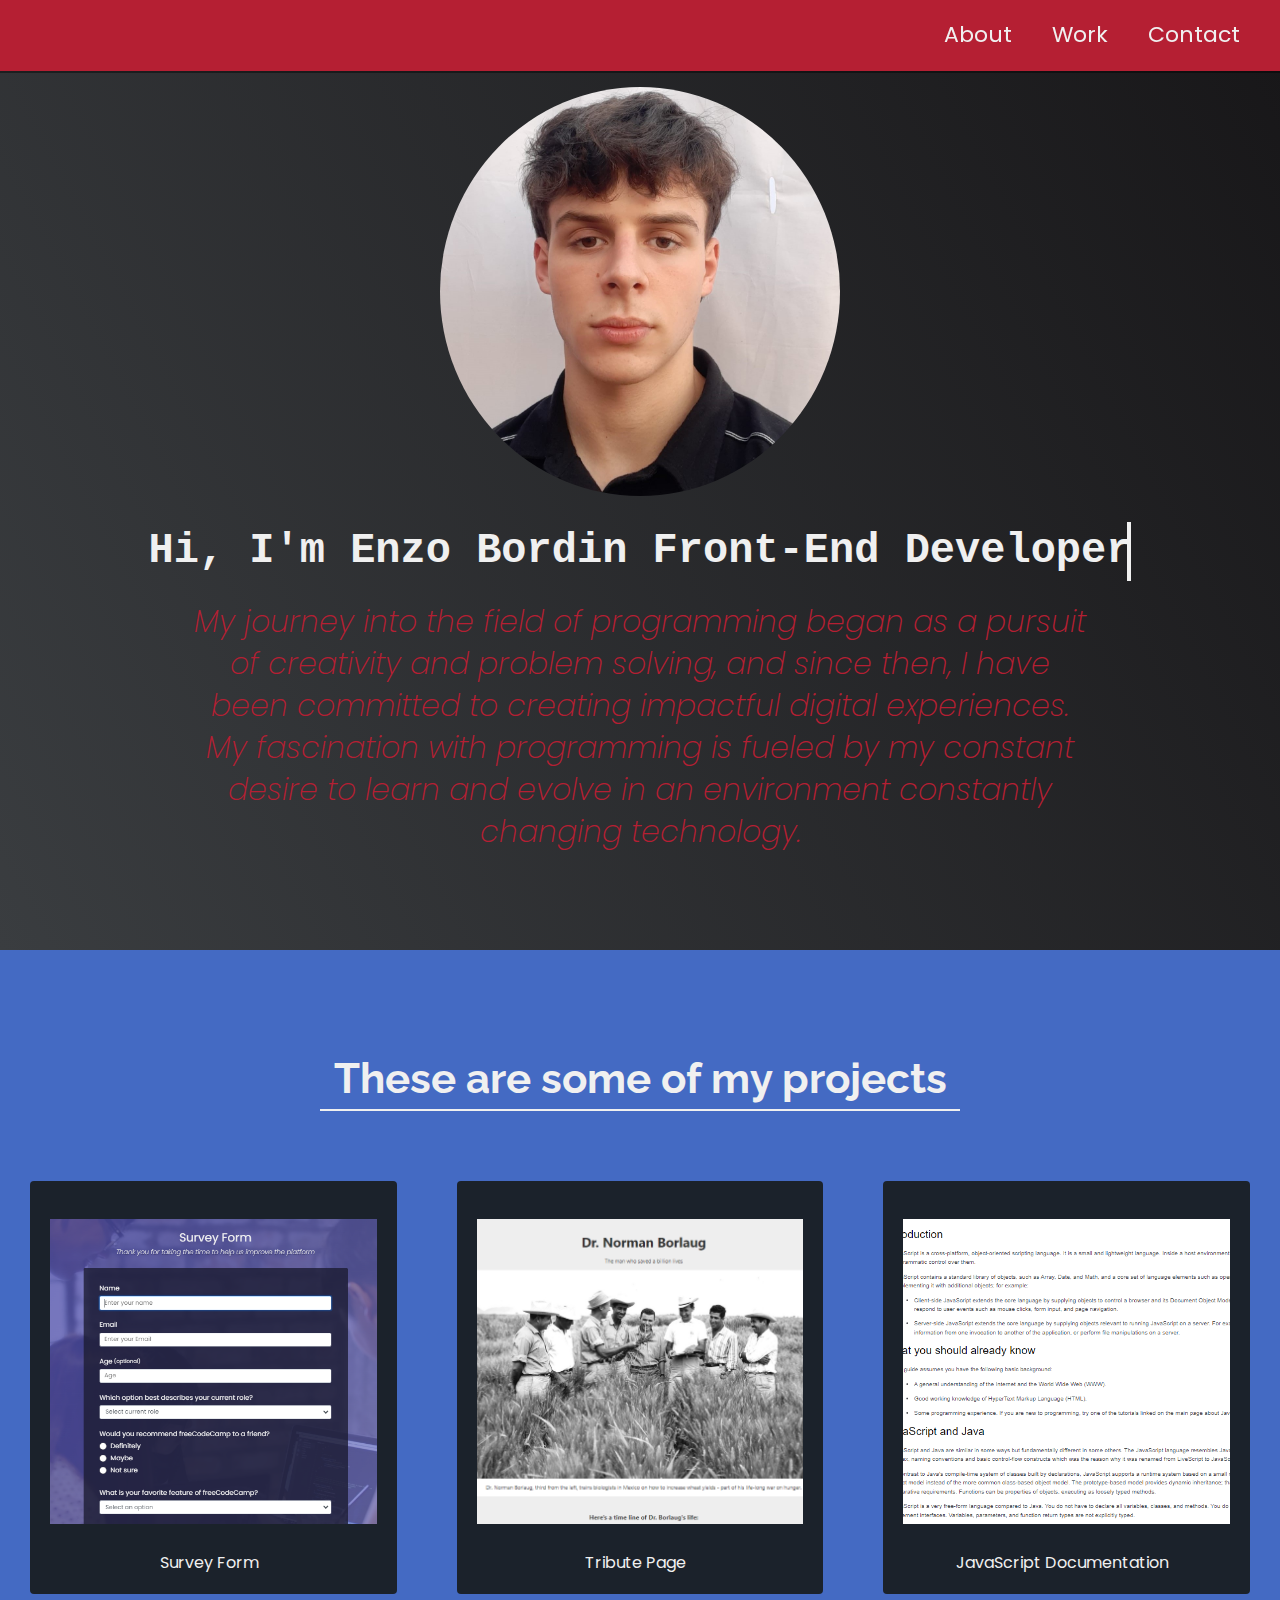
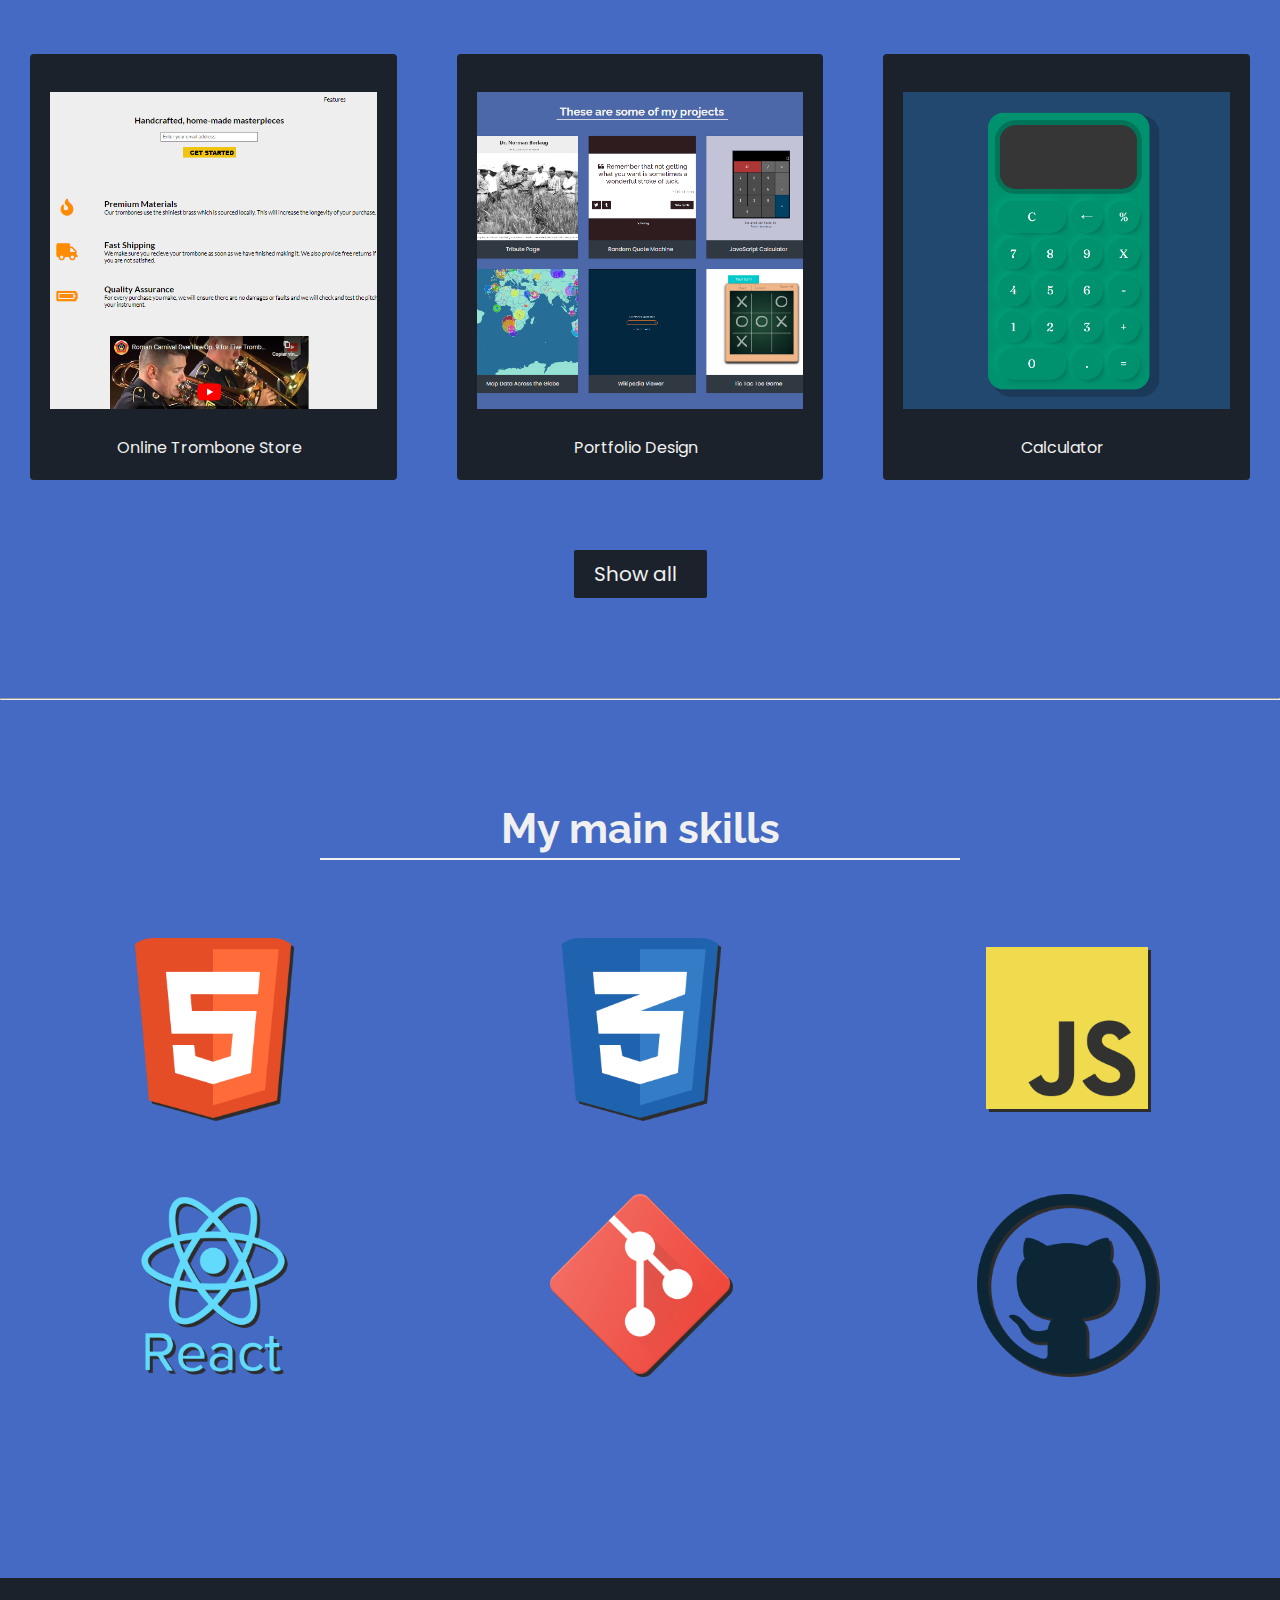
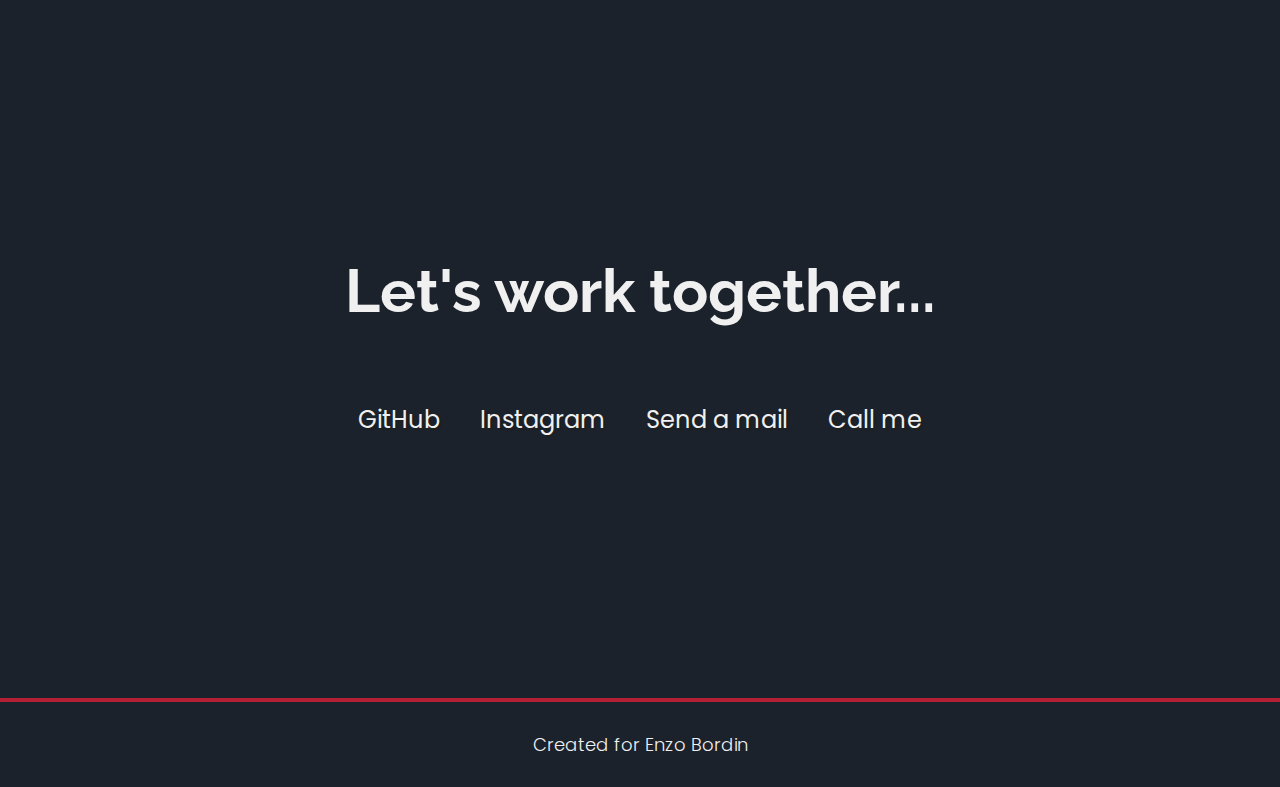
<file: index.html>
<!DOCTYPE html>
<html>
  <head>
    <title>Portfolio</title>
    <link rel="stylesheet" href="styles.css" />
    <link rel="icon" type="images/png" href="icon.png">
    <link
      rel="stylesheet"
      href="https://use.fontawesome.com/releases/v5.8.2/css/all.css"
      integrity="sha384-oS3vJWv+0UjzBfQzYUhtDYW+Pj2yciDJxpsK1OYPAYjqT085Qq/1cq5FLXAZQ7Ay"
      crossorigin="anonymous"
    />
    <link
      href="https://fonts.googleapis.com/css?family=Poppins:200i,300,400&display=swap"
      rel="stylesheet"
    />
    <link
      href="https://fonts.googleapis.com/css?family=Raleway:700&display=swap"
      rel="stylesheet"
    />
  </head>
  <body>
    <!-- START NAV -->

    <nav id="navbar" class="nav">
      <ul class="nav-list">
        <li>
          <a href="#welcome-section">About</a>
        </li>
        <li>
          <a href="#projects">Work</a>
        </li>
        <li>
          <a href="#contact">Contact</a>
        </li>
      </ul>
    </nav>

    <!-- END NAV -->

    <!-- START WELCOME SECTION -->
    <section id="welcome-section" class="welcome-section">
      <div><img class="profile-link" src="foto_perfil.jpg" alt="profile-link"/></div>
      <h2 class="presentation-project-title"><span class="presentation-title">Hi, I'm Enzo Bordin Front-End Developer </span></h2>
      <p class="my-presentation">My journey into the field of programming began as a pursuit of creativity and problem solving, and since then, I have been committed to creating impactful digital experiences. My fascination with programming is fueled by my constant desire to learn and evolve in an environment constantly changing technology.</p>

    </section>

    <!-- END WELCOME SECTION -->

    <!-- START PROJECTS SECTION -->

    <section id="projects" class="projects-section">
      <h2 class="projects-section-header">These are some of my projects</h2>

      <div class="projects-grid">
        <a
          href="proyect1/proyect1.html"
          class="project project-tile"
        >
          <img
            class="project-image"
            src="img-proyecto1.png"
            alt="project"
          />
          <p class="project-title">
            <span class="code">&lt;</span>
            Survey Form
            <span class="code">&#47;&gt;</span>
          </p>
        </a>
        <a
          href="proyect2/proyect2.html"
          class="project project-tile"
        >
          <img
            class="project-image"
            src="img-proyecto2.png"
            alt="project"
          />
          <p class="project-title">
            <span class="code">&lt;</span>
            Tribute Page
            <span class="code">&#47;&gt;</span>
          </p>
        </a>
        <a
          href="proyect3/proyect3.html"
          class="project project-tile"
        >
          <img
            class="project-image"
            src="img-proyecto3.png"
            alt="project"
          />
          <p class="project-title">
            <span class="code">&lt;</span>
            JavaScript Documentation
            <span class="code">&#47;&gt;</span>
          </p>
        </a>
        <a
          href="proyect4/proyect4.html"
          class="project project-tile"
        >
          <img
            class="project-image"
            src="img-proyecto4.png"
            alt="project"
          />
          <p class="project-title">
            <span class="code">&lt;</span>
            Online Trombone Store
            <span class="code">&#47;&gt;</span>
          </p>
        </a>
        <a
          href="proyect5/proyect5.html"
          class="project project-tile"
        >
          <img
            class="project-image"
            src="img-proyecto5.png"
            alt="project"
          />
          <p class="project-title">
            <span class="code">&lt;</span>
            Portfolio Design
            <span class="code">&#47;&gt;</span>
          </p>
        </a>
        <a href="Proyect6/proyect6.html"
        class="project project-tile">
          <img 
          class="project-image"
            src="img-proyecto6.png"
            alt="project"
            />
          <p class="project-title">
            <span class="code">&lt;</span>
            Calculator
            <span class="code">&#47;&gt;</span>
          </p>
        </a>
      </div>
      <a href="Proyects/proyects.html" class="btn btn-show-all"
      target="_blank"
      >Show all<i class="fas fa-chevron-right"></i
        ></a>
      <div class="proyects-skills">

      </div>
    </section><hr>

    <!-- END PROJECTS SECTION -->

    <!--START SKILLS SECTION-->

    <section id="projects" class="projects-section">
      <h2 class="projects-section-header">My main skills </h2>
      <div class="projects-grid">
        <img 
          class="skills-image"
          src="html.png"
          alt="Html"
        />
        <img 
          class="skills-image"
          src="css.png"
          alt="Css"
        /></a>
        <img 
          class="skills-image"
          src="Js.png"
          alt="JavaScript"
        />
        <img 
          class="skills-image"
          src="React.png"
          alt="React"
        />
        <img 
          class="skills-image"
          src="Git-skills.png"
          alt="Git"
        />
        <img 
          class="skills-image"
          src="GitHub-skill.png"
          alt="GitHub"
        />
      </div><br>
    </section>

    <!-- START CONTACT SECTION -->

    <section id="contact" class="contact-section">
      <div class="contact-section-header">
        <h2>Let's work together...</h2>
      </div>
      <div class="contact-links">
        <a
          id="profile-link"
          href="https://github.com/EnzoBordin"
          target="_blank"
          class="btn contact-details"
          ><i class="fab fa-github"></i> GitHub</a
        >
        <a
          href="https://instagram.com/_enzobordin9_?igshid=YzAwZjE1ZTI0Zg%3D%3D"
          target="_blank"
          class="btn contact-details"
          ><i class="fab fa-instagram"></i> Instagram</a
        >
        <a href="mailto:enzobordin9@gmail.com" target="_blank" class="btn contact-details"><i class="fas fa-at"></i> Send a mail</a
        >
        <a href="tel:3755272260" class="btn contact-details"
          ><i class="fas fa-mobile-alt"></i> Call me</a
        >
      </div>
    </section>

    <!-- END CONTACT SECTION -->

    <!-- START FOOTER SECTION -->

    <footer>
      <p>
        Created for Enzo Bordin
      </p>
    </footer>

    <!-- END FOOTER SECTION -->
  </body>
</html>
</file>
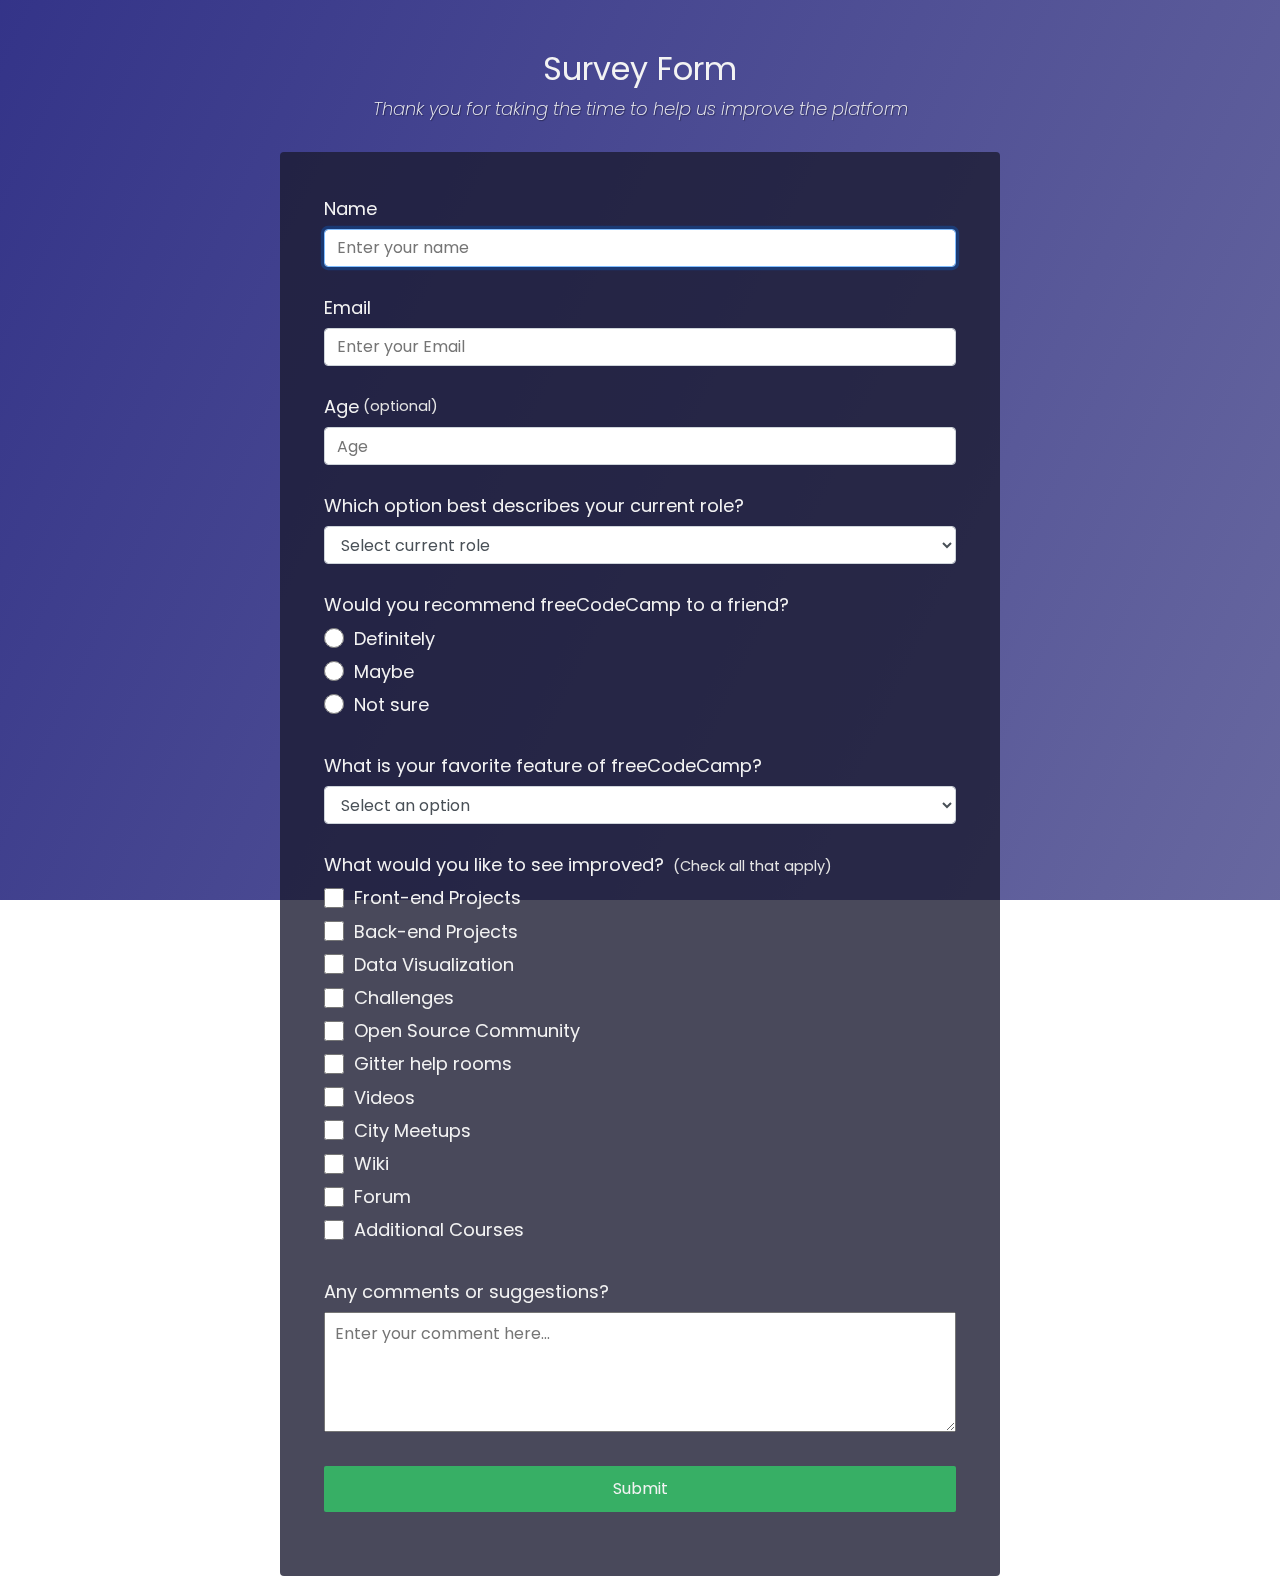
<file: proyect1/proyect1.html>
<!DOCTYPE html>
<html>
  <head>
    <title>Survey Form</title>
    <link rel="stylesheet" href="style1.css" />
    <link rel="icon" type="images/png" href="icone1.png">
  </head>
  <body>
    <div class="container">
      <header class="header">
        <h1 id="title" class="text-center"> Survey Form</h1>
        <p id="description" class="description text-center">
          Thank you for taking the time to help us improve the platform
        </p>
      </header>
      <form id="survey-form">
        <div class="form-group">
          <label id="name-label" for="name">Name</label>
          <input
            type="text"
            name="name"
            id="name"
            class="form-control"
            placeholder="Enter your name"
            required
            autofocus
          />
        </div>
        <div class="form-group">
          <label id="email-label" for="email">Email</label>
          <input
            type="email"
            name="email"
            id="email"
            class="form-control"
            placeholder="Enter your Email"
            required
          />
        </div>
        <div class="form-group">
          <label id="number-label" for="number"
            >Age<span class="clue">(optional)</span></label
          >
          <input
            type="number"
            name="age"
            id="number"
            min="10"
            max="99"
            class="form-control"
            placeholder="Age"
          />
        </div>
        <div class="form-group">
          <p>Which option best describes your current role?</p>
          <select id="dropdown" name="role" class="form-control" required>
            <option disabled selected value>Select current role</option>
            <option value="student">Student</option>
            <option value="job">Full Time Job</option>
            <option value="learner">Full Time Learner</option>
            <option value="preferNo">Prefer not to say</option>
            <option value="other">Other</option>
          </select>
        </div>

        <div class="form-group">
          <p>Would you recommend freeCodeCamp to a friend?</p>
          <label>
            <input
              name="user-recommend"
              value="definitely"
              type="radio"
              class="input-radio"
            />Definitely</label
          >
          <label>
            <input
              name="user-recommend"
              value="maybe"
              type="radio"
              class="input-radio"
            />Maybe</label
          >

          <label
            ><input
              name="user-recommend"
              value="not-sure"
              type="radio"
              class="input-radio"
            />Not sure</label
          >
        </div>

        <div class="form-group">
          <p>What is your favorite feature of freeCodeCamp?</p>
          <select id="most-like" name="mostLike" class="form-control" required>
            <option disabled selected value>Select an option</option>
            <option value="challenges">Challenges</option>
            <option value="projects">Projects</option>
            <option value="community">Community</option>
            <option value="openSource">Open Source</option>
          </select>
        </div>

        <div class="form-group">
          <p>
            What would you like to see improved?
            <span class="clue">(Check all that apply)</span>
          </p>

          <label
            ><input
              name="prefer"
              value="front-end-projects"
              type="checkbox"
              class="input-checkbox"
            />Front-end Projects</label
          >
          <label>
            <input
              name="prefer"
              value="back-end-projects"
              type="checkbox"
              class="input-checkbox"
            />Back-end Projects</label
          >
          <label
            ><input
              name="prefer"
              value="data-visualization"
              type="checkbox"
              class="input-checkbox"
            />Data Visualization</label
          >
          <label
            ><input
              name="prefer"
              value="challenges"
              type="checkbox"
              class="input-checkbox"
            />Challenges</label
          >
          <label
            ><input
              name="prefer"
              value="open-source-community"
              type="checkbox"
              class="input-checkbox"
            />Open Source Community</label
          >
          <label
            ><input
              name="prefer"
              value="gitter-help-rooms"
              type="checkbox"
              class="input-checkbox"
            />Gitter help rooms</label
          >
          <label
            ><input
              name="prefer"
              value="videos"
              type="checkbox"
              class="input-checkbox"
            />Videos</label
          >
          <label
            ><input
              name="prefer"
              value="city-meetups"
              type="checkbox"
              class="input-checkbox"
            />City Meetups</label
          >
          <label
            ><input
              name="prefer"
              value="wiki"
              type="checkbox"
              class="input-checkbox"
            />Wiki</label
          >
          <label
            ><input
              name="prefer"
              value="forum"
              type="checkbox"
              class="input-checkbox"
            />Forum</label
          >
          <label
            ><input
              name="prefer"
              value="additional-courses"
              type="checkbox"
              class="input-checkbox"
            />Additional Courses</label
          >
        </div>

        <div class="form-group">
          <p>Any comments or suggestions?</p>
          <textarea
            id="comments"
            class="input-textarea"
            name="comment"
            placeholder="Enter your comment here..."
          ></textarea>
        </div>

        <div class="form-group">
          <button type="submit" id="submit" class="submit-button">
            Submit
          </button>
        </div>
      </form>
    </div>
  </body>
</html>
</file>
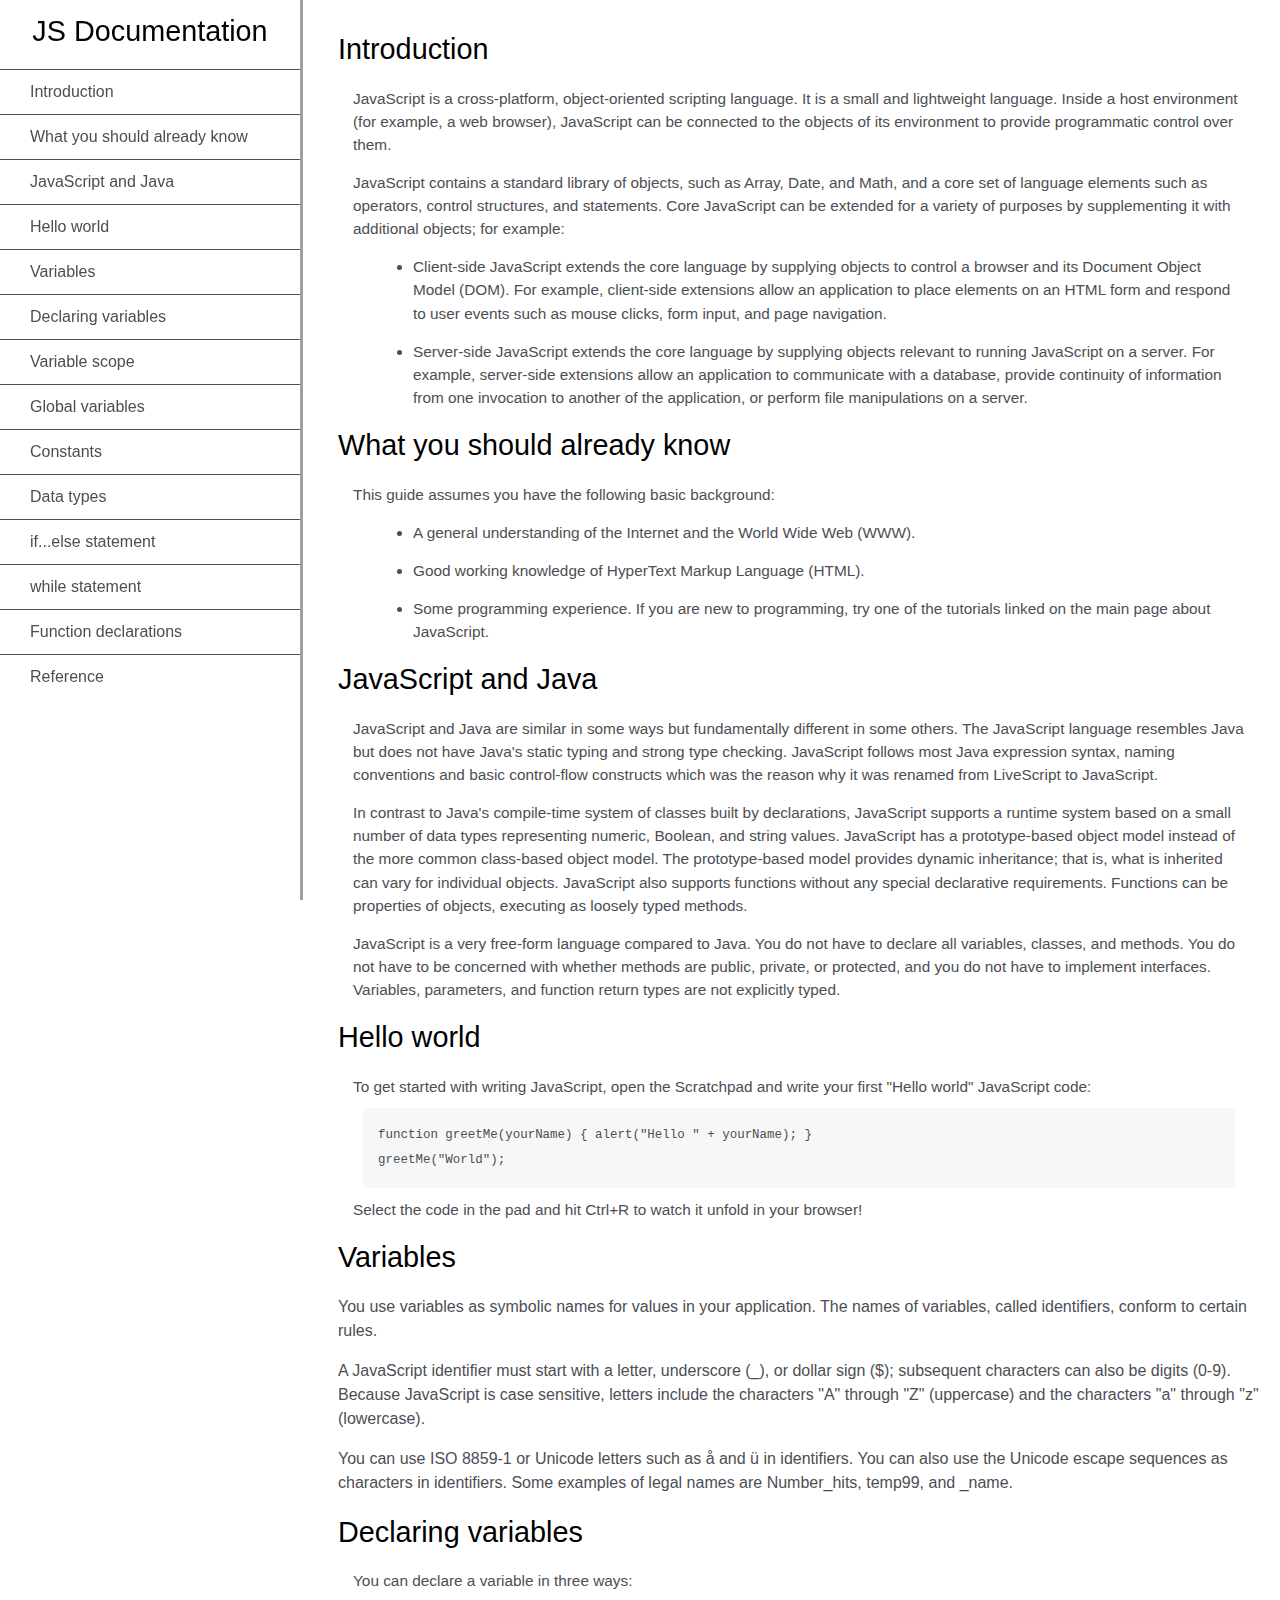
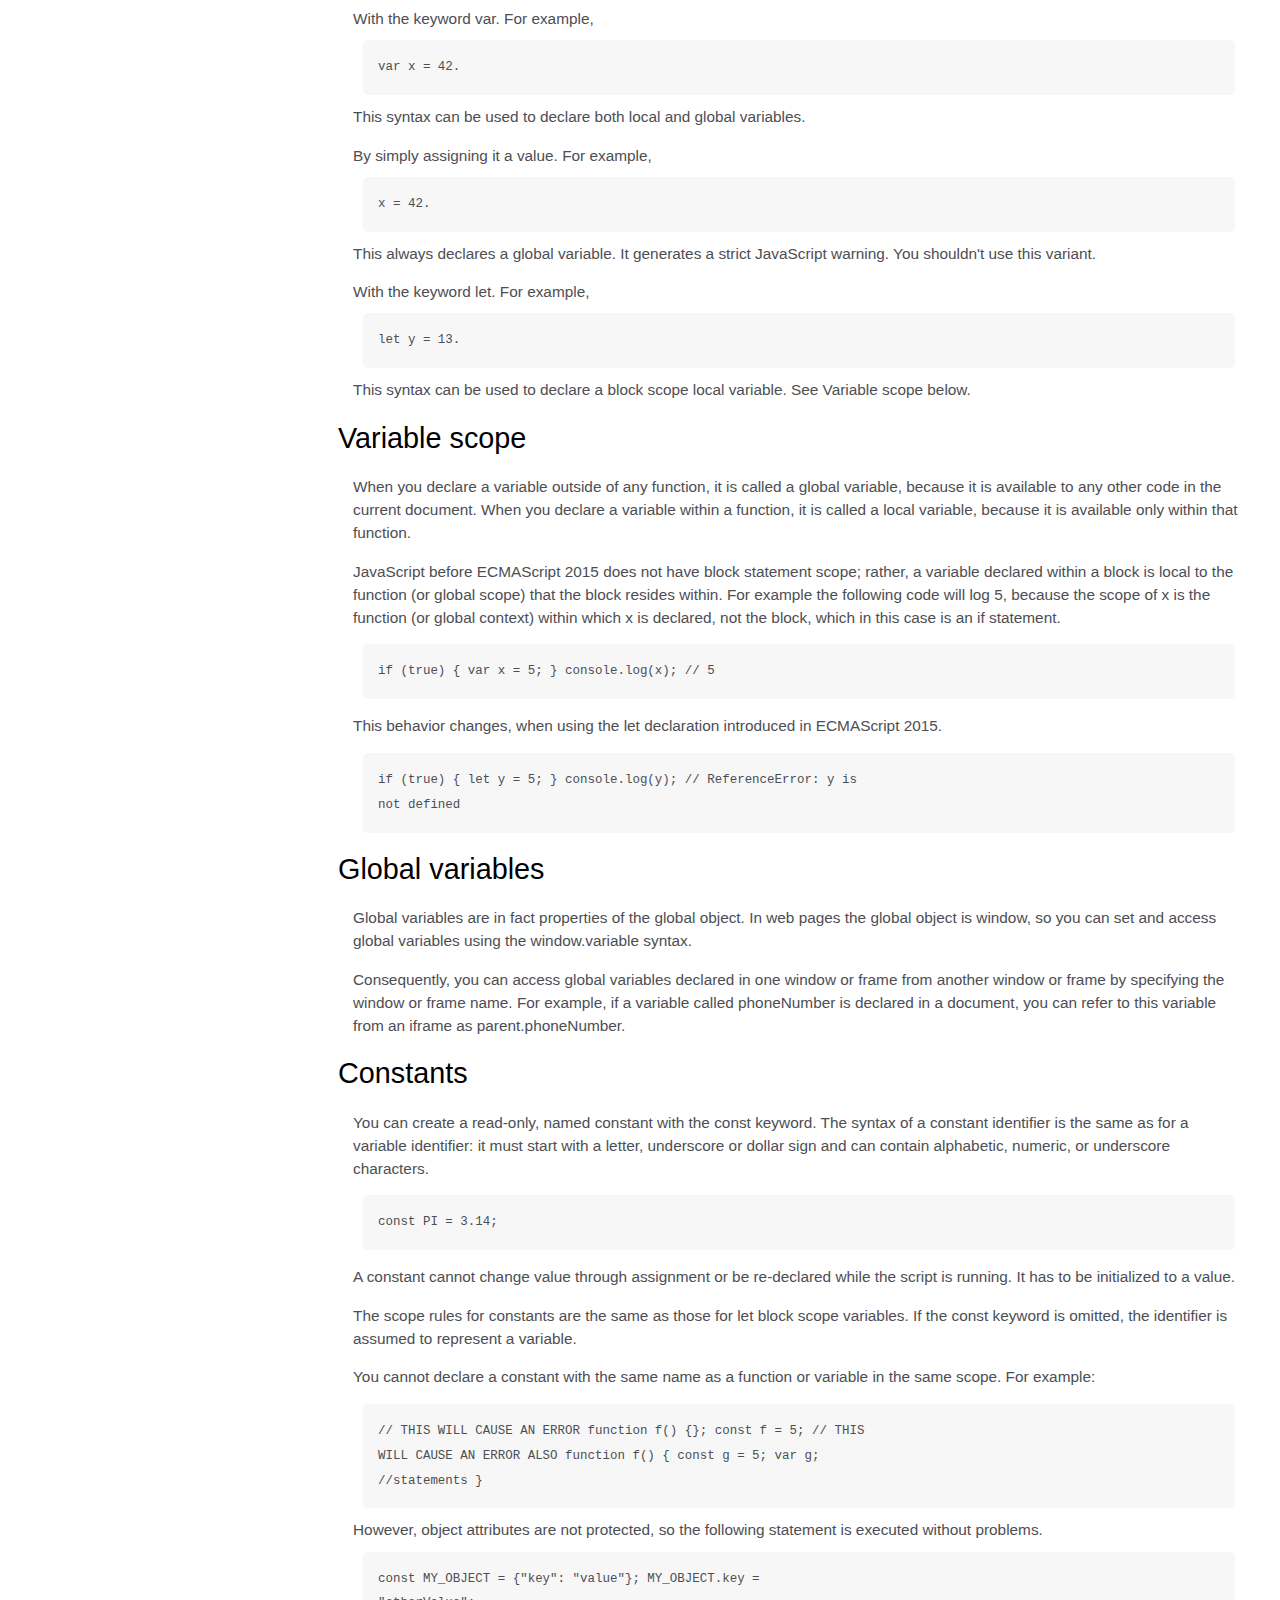
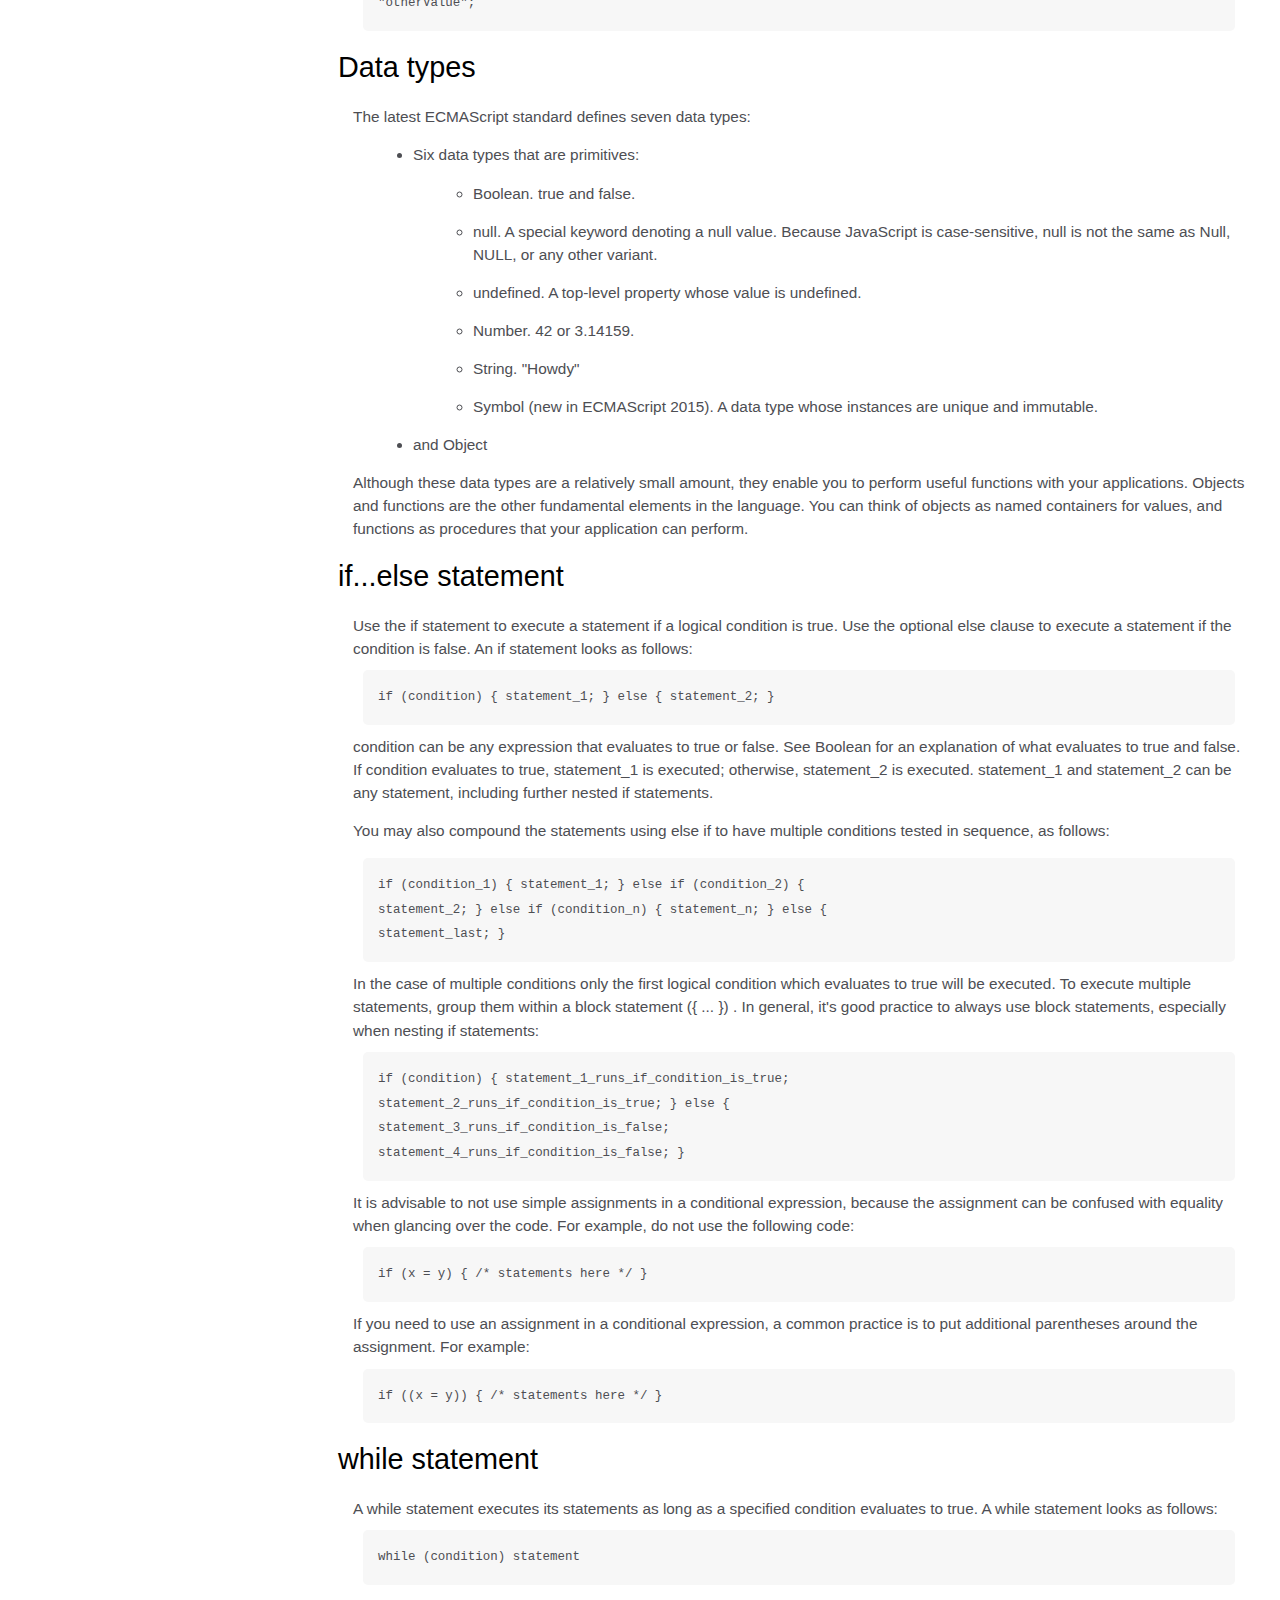
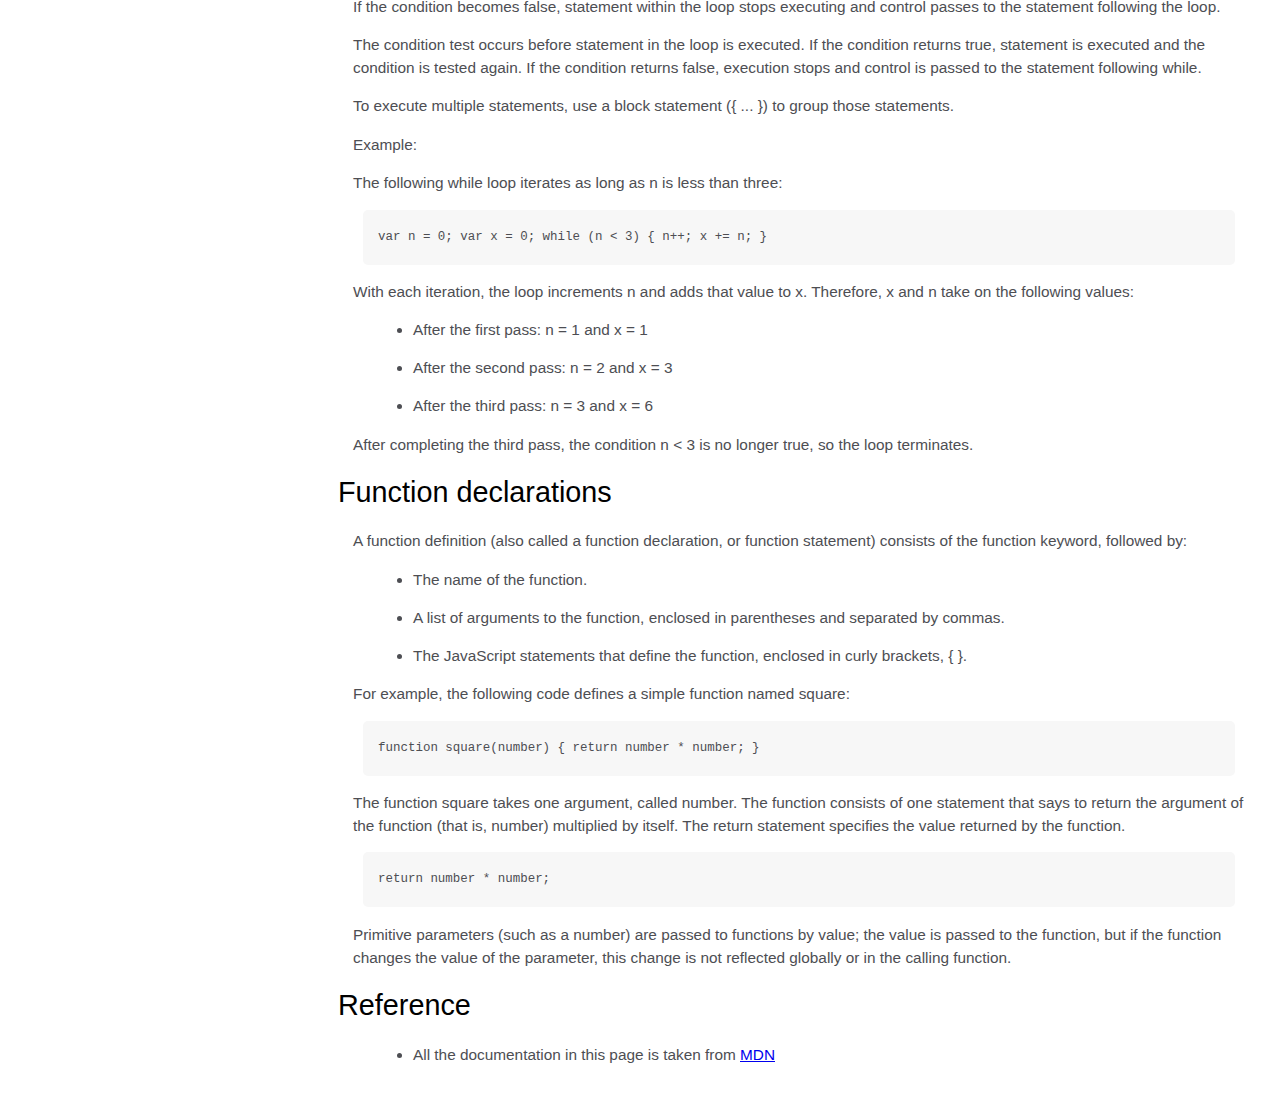
<file: proyect3/proyect3.html>
<!DOCTYPE html>
<html>
  <head>
    <title>JavaScript Documentation</title>
    <link rel="stylesheet" href="style3.css" />
    <link rel="icon" type="images/png" href="icone3.png">
  </head>
  <body>
    <nav id="navbar">
      <header>JS Documentation</header>
      <ul>
        <li><a class="nav-link" href="#Introduction">Introduction</a></li>
        <li>
          <a class="nav-link" href="#What_you_should_already_know"
            >What you should already know</a
          >
        </li>
        <li>
          <a class="nav-link" href="#JavaScript_and_Java"
            >JavaScript and Java</a
          >
        </li>
        <li><a class="nav-link" href="#Hello_world">Hello world</a></li>
        <li><a class="nav-link" href="#Variables">Variables</a></li>
        <li>
          <a class="nav-link" href="#Declaring_variables"
            >Declaring variables</a
          >
        </li>
        <li><a class="nav-link" href="#Variable_scope">Variable scope</a></li>
        <li>
          <a class="nav-link" href="#Global_variables">Global variables</a>
        </li>
        <li><a class="nav-link" href="#Constants">Constants</a></li>
        <li><a class="nav-link" href="#Data_types">Data types</a></li>
        <li>
          <a class="nav-link" href="#if...else_statement"
            >if...else statement</a
          >
        </li>
        <li><a class="nav-link" href="#while_statement">while statement</a></li>
        <li>
          <a class="nav-link" href="#Function_declarations"
            >Function declarations</a
          >
        </li>
        <li><a class="nav-link" href="#Reference">Reference</a></li>
      </ul>
    </nav>
    <main id="main-doc">
      <section class="main-section" id="Introduction">
        <header>Introduction</header>
        <article>
          <p>
            JavaScript is a cross-platform, object-oriented scripting language.
            It is a small and lightweight language. Inside a host environment
            (for example, a web browser), JavaScript can be connected to the
            objects of its environment to provide programmatic control over
            them.
          </p>

          <p>
            JavaScript contains a standard library of objects, such as Array,
            Date, and Math, and a core set of language elements such as
            operators, control structures, and statements. Core JavaScript can
            be extended for a variety of purposes by supplementing it with
            additional objects; for example:
          </p>
          <ul>
            <li>
              Client-side JavaScript extends the core language by supplying
              objects to control a browser and its Document Object Model (DOM).
              For example, client-side extensions allow an application to place
              elements on an HTML form and respond to user events such as mouse
              clicks, form input, and page navigation.
            </li>
            <li>
              Server-side JavaScript extends the core language by supplying
              objects relevant to running JavaScript on a server. For example,
              server-side extensions allow an application to communicate with a
              database, provide continuity of information from one invocation to
              another of the application, or perform file manipulations on a
              server.
            </li>
          </ul>
        </article>
      </section>
      <section class="main-section" id="What_you_should_already_know">
        <header>What you should already know</header>
        <article>
          <p>This guide assumes you have the following basic background:</p>

          <ul>
            <li>
              A general understanding of the Internet and the World Wide Web
              (WWW).
            </li>
            <li>Good working knowledge of HyperText Markup Language (HTML).</li>
            <li>
              Some programming experience. If you are new to programming, try
              one of the tutorials linked on the main page about JavaScript.
            </li>
          </ul>
        </article>
      </section>
      <section class="main-section" id="JavaScript_and_Java">
        <header>JavaScript and Java</header>
        <article>
          <p>
            JavaScript and Java are similar in some ways but fundamentally
            different in some others. The JavaScript language resembles Java but
            does not have Java's static typing and strong type checking.
            JavaScript follows most Java expression syntax, naming conventions
            and basic control-flow constructs which was the reason why it was
            renamed from LiveScript to JavaScript.
          </p>

          <p>
            In contrast to Java's compile-time system of classes built by
            declarations, JavaScript supports a runtime system based on a small
            number of data types representing numeric, Boolean, and string
            values. JavaScript has a prototype-based object model instead of the
            more common class-based object model. The prototype-based model
            provides dynamic inheritance; that is, what is inherited can vary
            for individual objects. JavaScript also supports functions without
            any special declarative requirements. Functions can be properties of
            objects, executing as loosely typed methods.
          </p>
          <p>
            JavaScript is a very free-form language compared to Java. You do not
            have to declare all variables, classes, and methods. You do not have
            to be concerned with whether methods are public, private, or
            protected, and you do not have to implement interfaces. Variables,
            parameters, and function return types are not explicitly typed.
          </p>
        </article>
      </section>
      <section class="main-section" id="Hello_world">
        <header>Hello world</header>
        <article>
          To get started with writing JavaScript, open the Scratchpad and write
          your first "Hello world" JavaScript code:
          <code
            >function greetMe(yourName) { alert("Hello " + yourName); }
            greetMe("World");
          </code>

          Select the code in the pad and hit Ctrl+R to watch it unfold in your
          browser!
        </article>
      </section>
      <section class="main-section" id="Variables">
        <header>Variables</header>
        <p>
          You use variables as symbolic names for values in your application.
          The names of variables, called identifiers, conform to certain rules.
        </p>
        <p>
          A JavaScript identifier must start with a letter, underscore (_), or
          dollar sign ($); subsequent characters can also be digits (0-9).
          Because JavaScript is case sensitive, letters include the characters
          "A" through "Z" (uppercase) and the characters "a" through "z"
          (lowercase).
        </p>
        <p>
          You can use ISO 8859-1 or Unicode letters such as å and ü in
          identifiers. You can also use the Unicode escape sequences as
          characters in identifiers. Some examples of legal names are
          Number_hits, temp99, and _name.
        </p>
      </section>
      <section class="main-section" id="Declaring_variables">
        <header>Declaring variables</header>
        <article>
          You can declare a variable in three ways:
          <p>
            With the keyword var. For example, <code>var x = 42.</code> This
            syntax can be used to declare both local and global variables.
          </p>
          <p>
            By simply assigning it a value. For example,
            <code>x = 42.</code> This always declares a global variable. It
            generates a strict JavaScript warning. You shouldn't use this
            variant.
          </p>
          <p>
            With the keyword let. For example,<code> let y = 13.</code> This
            syntax can be used to declare a block scope local variable. See
            Variable scope below.
          </p>
        </article>
      </section>
      <section class="main-section" id="Variable_scope">
        <header>Variable scope</header>
        <article>
          <p>
            When you declare a variable outside of any function, it is called a
            global variable, because it is available to any other code in the
            current document. When you declare a variable within a function, it
            is called a local variable, because it is available only within that
            function.
          </p>

          <p>
            JavaScript before ECMAScript 2015 does not have block statement
            scope; rather, a variable declared within a block is local to the
            function (or global scope) that the block resides within. For
            example the following code will log 5, because the scope of x is the
            function (or global context) within which x is declared, not the
            block, which in this case is an if statement.
          </p>
          <code>if (true) { var x = 5; } console.log(x); // 5</code>
          <p>
            This behavior changes, when using the let declaration introduced in
            ECMAScript 2015.
          </p>

          <code
            >if (true) { let y = 5; } console.log(y); // ReferenceError: y is
            not defined</code
          >
        </article>
      </section>
      <section class="main-section" id="Global_variables">
        <header>Global variables</header>
        <article>
          <p>
            Global variables are in fact properties of the global object. In web
            pages the global object is window, so you can set and access global
            variables using the window.variable syntax.
          </p>

          <p>
            Consequently, you can access global variables declared in one window
            or frame from another window or frame by specifying the window or
            frame name. For example, if a variable called phoneNumber is
            declared in a document, you can refer to this variable from an
            iframe as parent.phoneNumber.
          </p>
        </article>
      </section>
      <section class="main-section" id="Constants">
        <header>Constants</header>
        <article>
          <p>
            You can create a read-only, named constant with the const keyword.
            The syntax of a constant identifier is the same as for a variable
            identifier: it must start with a letter, underscore or dollar sign
            and can contain alphabetic, numeric, or underscore characters.
          </p>

          <code>const PI = 3.14;</code>
          <p>
            A constant cannot change value through assignment or be re-declared
            while the script is running. It has to be initialized to a value.
          </p>

          <p>
            The scope rules for constants are the same as those for let block
            scope variables. If the const keyword is omitted, the identifier is
            assumed to represent a variable.
          </p>

          <p>
            You cannot declare a constant with the same name as a function or
            variable in the same scope. For example:
          </p>

          <code
            >// THIS WILL CAUSE AN ERROR function f() {}; const f = 5; // THIS
            WILL CAUSE AN ERROR ALSO function f() { const g = 5; var g;
            //statements }</code
          >
          However, object attributes are not protected, so the following
          statement is executed without problems.
          <code
            >const MY_OBJECT = {"key": "value"}; MY_OBJECT.key =
            "otherValue";</code
          >
        </article>
      </section>
      <section class="main-section" id="Data_types">
        <header>Data types</header>
        <article>
          <p>The latest ECMAScript standard defines seven data types:</p>
          <ul>
            <li>
              <p>Six data types that are primitives:</p>
              <ul>
                <li>Boolean. true and false.</li>
                <li>
                  null. A special keyword denoting a null value. Because
                  JavaScript is case-sensitive, null is not the same as Null,
                  NULL, or any other variant.
                </li>
                <li>
                  undefined. A top-level property whose value is undefined.
                </li>
                <li>Number. 42 or 3.14159.</li>
                <li>String. "Howdy"</li>
                <li>
                  Symbol (new in ECMAScript 2015). A data type whose instances
                  are unique and immutable.
                </li>
              </ul>
            </li>

            <li>and Object</li>
          </ul>
          Although these data types are a relatively small amount, they enable
          you to perform useful functions with your applications. Objects and
          functions are the other fundamental elements in the language. You can
          think of objects as named containers for values, and functions as
          procedures that your application can perform.
        </article>
      </section>
      <section class="main-section" id="if...else_statement">
        <header>if...else statement</header>
        <article>
          Use the if statement to execute a statement if a logical condition is
          true. Use the optional else clause to execute a statement if the
          condition is false. An if statement looks as follows:

          <code>if (condition) { statement_1; } else { statement_2; }</code>
          condition can be any expression that evaluates to true or false. See
          Boolean for an explanation of what evaluates to true and false. If
          condition evaluates to true, statement_1 is executed; otherwise,
          statement_2 is executed. statement_1 and statement_2 can be any
          statement, including further nested if statements.
          <p>
            You may also compound the statements using else if to have multiple
            conditions tested in sequence, as follows:
          </p>
          <code
            >if (condition_1) { statement_1; } else if (condition_2) {
            statement_2; } else if (condition_n) { statement_n; } else {
            statement_last; }
          </code>
          In the case of multiple conditions only the first logical condition
          which evaluates to true will be executed. To execute multiple
          statements, group them within a block statement ({ ... }) . In
          general, it's good practice to always use block statements, especially
          when nesting if statements:

          <code
            >if (condition) { statement_1_runs_if_condition_is_true;
            statement_2_runs_if_condition_is_true; } else {
            statement_3_runs_if_condition_is_false;
            statement_4_runs_if_condition_is_false; }</code
          >
          It is advisable to not use simple assignments in a conditional
          expression, because the assignment can be confused with equality when
          glancing over the code. For example, do not use the following code:
          <code>if (x = y) { /* statements here */ }</code> If you need to use
          an assignment in a conditional expression, a common practice is to put
          additional parentheses around the assignment. For example:

          <code>if ((x = y)) { /* statements here */ }</code>
        </article>
      </section>
      <section class="main-section" id="while_statement">
        <header>while statement</header>
        <article>
          A while statement executes its statements as long as a specified
          condition evaluates to true. A while statement looks as follows:

          <code>while (condition) statement</code> If the condition becomes
          false, statement within the loop stops executing and control passes to
          the statement following the loop.

          <p>
            The condition test occurs before statement in the loop is executed.
            If the condition returns true, statement is executed and the
            condition is tested again. If the condition returns false, execution
            stops and control is passed to the statement following while.
          </p>

          <p>
            To execute multiple statements, use a block statement ({ ... }) to
            group those statements.
          </p>

          Example:

          <p>
            The following while loop iterates as long as n is less than three:
          </p>

          <code>var n = 0; var x = 0; while (n &lt; 3) { n++; x += n; }</code>
          <p>
            With each iteration, the loop increments n and adds that value to x.
            Therefore, x and n take on the following values:
          </p>

          <ul>
            <li>After the first pass: n = 1 and x = 1</li>
            <li>After the second pass: n = 2 and x = 3</li>
            <li>After the third pass: n = 3 and x = 6</li>
          </ul>
          <p>
            After completing the third pass, the condition n &lt; 3 is no longer
            true, so the loop terminates.
          </p>
        </article>
      </section>
      <section class="main-section" id="Function_declarations">
        <header>Function declarations</header>
        <article>
          A function definition (also called a function declaration, or function
          statement) consists of the function keyword, followed by:

          <ul>
            <li>The name of the function.</li>
            <li>
              A list of arguments to the function, enclosed in parentheses and
              separated by commas.
            </li>
            <li>
              The JavaScript statements that define the function, enclosed in
              curly brackets, { }.
            </li>
          </ul>
          <p>
            For example, the following code defines a simple function named
            square:
          </p>

          <code>function square(number) { return number * number; }</code>
          <p>
            The function square takes one argument, called number. The function
            consists of one statement that says to return the argument of the
            function (that is, number) multiplied by itself. The return
            statement specifies the value returned by the function.
          </p>
          <code>return number * number;</code>
          <p>
            Primitive parameters (such as a number) are passed to functions by
            value; the value is passed to the function, but if the function
            changes the value of the parameter, this change is not reflected
            globally or in the calling function.
          </p>
        </article>
      </section>
      <section class="main-section" id="Reference">
        <header>Reference</header>
        <article>
          <ul>
            <li>
              All the documentation in this page is taken from
              <a
                href="https://developer.mozilla.org/en-US/docs/Web/JavaScript/Guide"
                target="_blank"
                >MDN</a
              >
            </li>
          </ul>
        </article>
      </section>
    </main>
  </body>
</html>
</file>
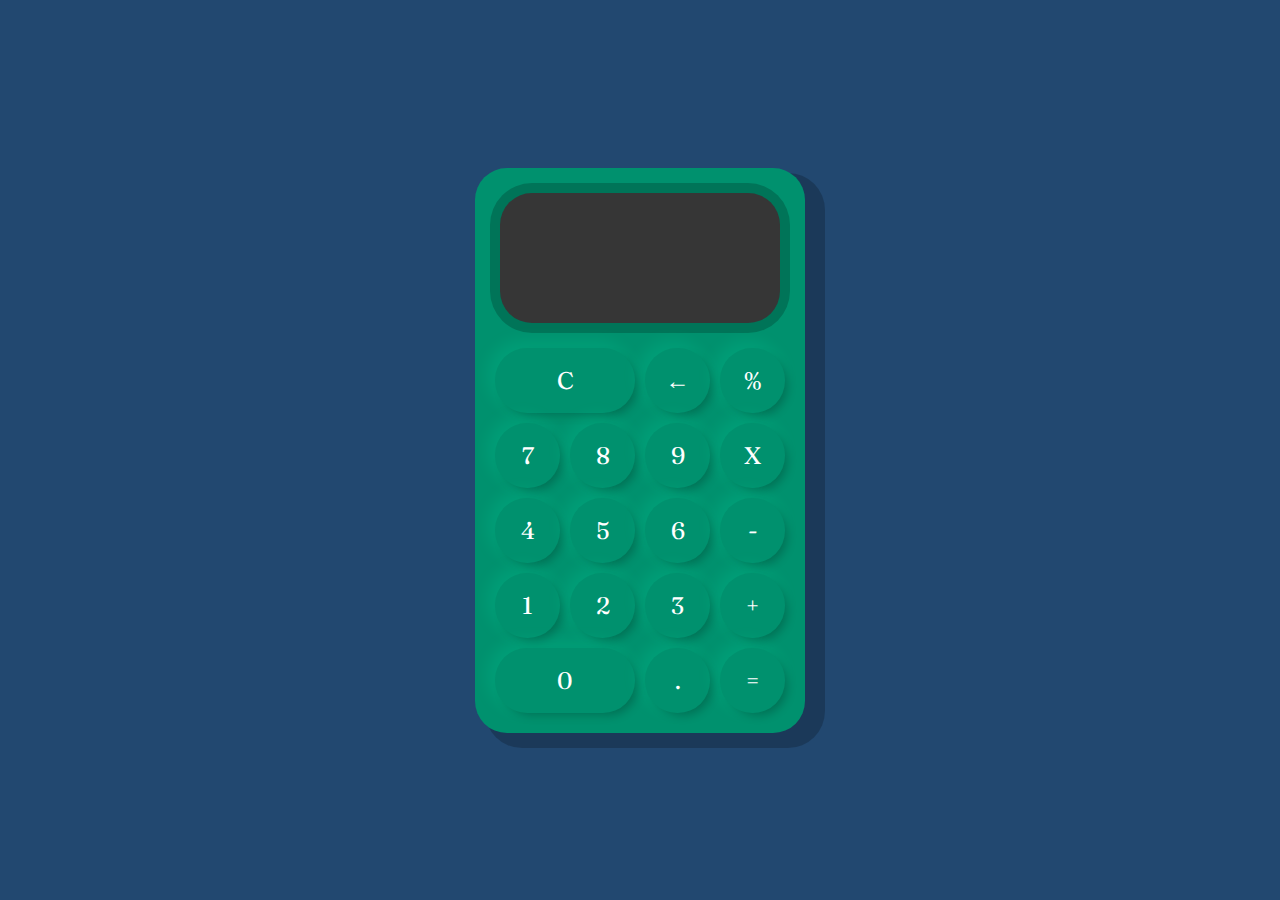
<file: Proyect6/proyect6.html>
<!DOCTYPE html>
<html lang="en">
<head>
    <meta charset="UTF-8">
    <meta name="viewport" content="width=device-width, initial-scale=1.0">
    <title>Calculator</title>
    <link rel="icon" type="images/png" href="icone6.png">
    <link href="https://fonts.googleapis.com/css2?family=Fraunces&display=swap" rel="stylesheet">
    <link href="style6.css" rel="stylesheet" />
    <script src="Display.js" type="text/javascript"></script>
    <script src="Calculator.js" type="text/javascript"></script>
    <script src="index.js" type="text/javascript" defer></script>
</head>
<body>
    <div class="container">
        <div class="calculator">
            <div class="display">
                <div id="previous-value"></div>
                <div id="current-value"></div>
            </div>
            <button class="col-2" onclick="display.deleteAll()">C</button>
            <button onclick="display.delete()">&larr;</button>
            <button class="operator" value="divide">%</button>
            <button class="number">7</button>
            <button class="number">8</button>
            <button class="number">9</button>
            <button class="operator" value="multiply">X</button>
            <button class="number">4</button>
            <button class="number">5</button>
            <button class="number">6</button>
            <button class="operator" value="subtract">-</button>
            <button class="number">1</button>
            <button class="number">2</button>
            <button class="number">3</button>
            <button class="operator" value="add">+</button>
            <button class="col-2 number">0</button>
            <button class="number">.</button>
            <button class="operator" value="equals">=</button>
        </div>
    </div>
</body>
</html>
</file>
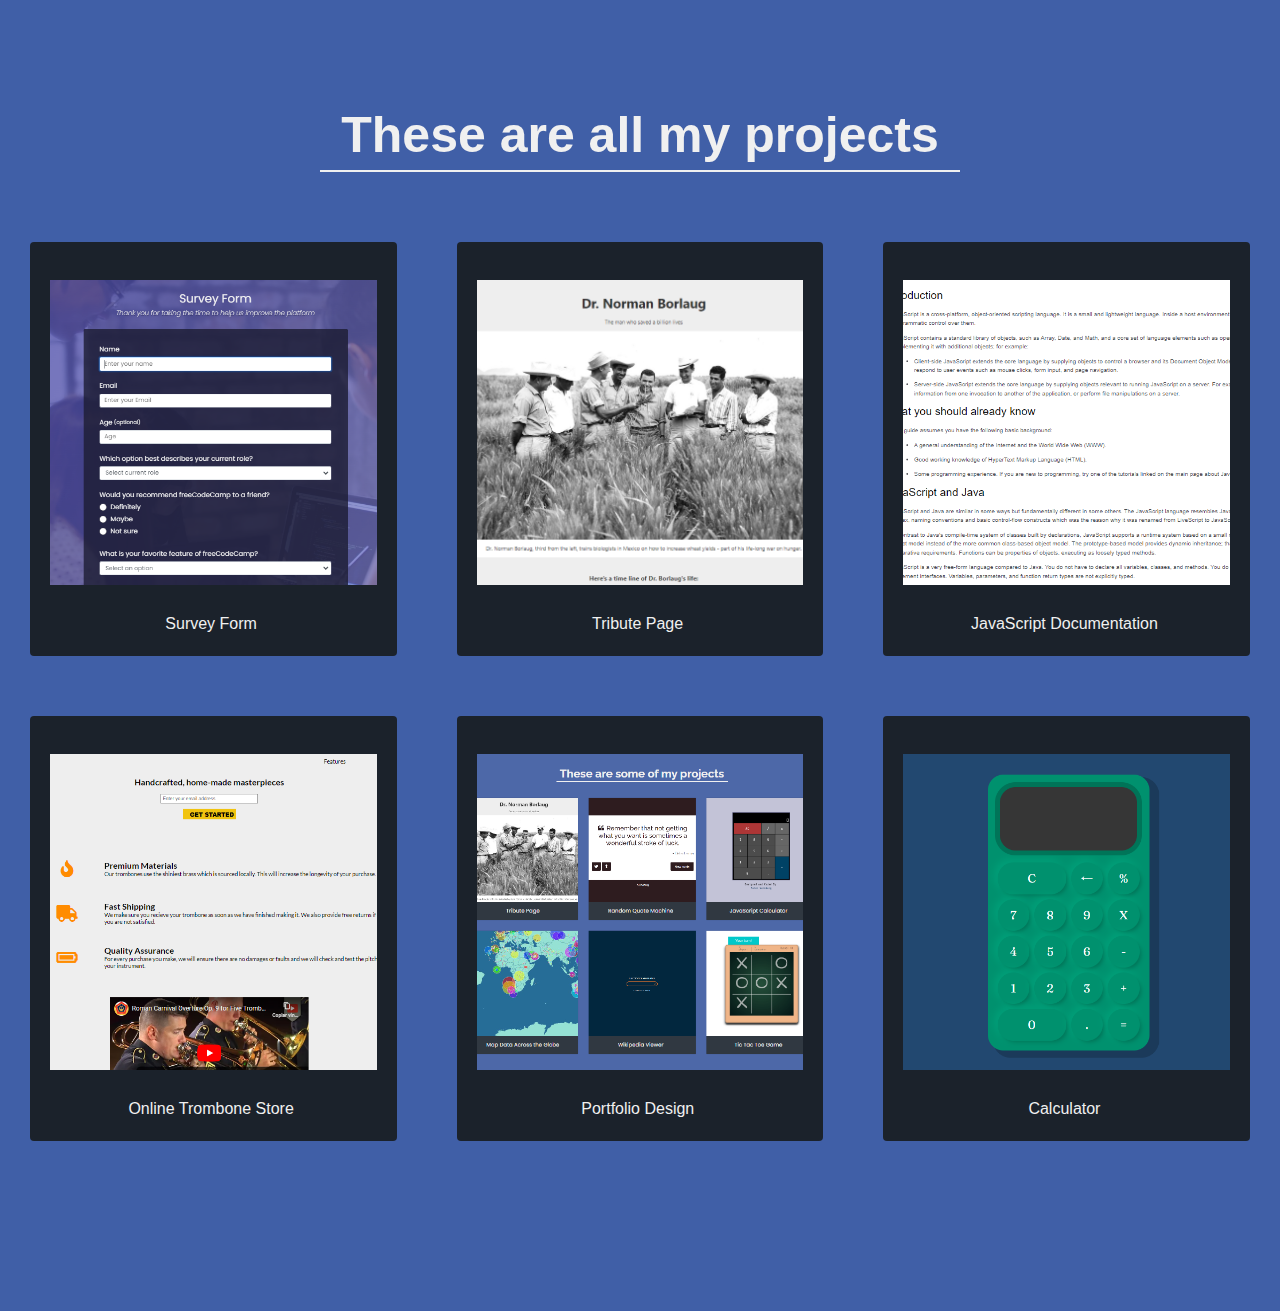
<file: Proyects/proyects.html>
<!DOCTYPE html>
<html lang="en">
<head>
    <meta charset="UTF-8">
    <meta name="viewport" content="width=device-width, initial-scale=1.0">
    <link rel="stylesheet" href="proyects.css">
    <link rel="icon" type="images/png" href="icon.proyect.png">
    <title>Proyects</title>
</head>
<body>
  <section id="projects" class="projects-section">
    <h1 class="projects-section-header">These are all my projects</h1>
    <div class="projects-grid">
        <a
          href="proyect1/proyect1.html"
          class="project project-tile"
        >
          <img
            class="project-image"
            src="img-proyecto1.png"
            alt="project"
          />
          <p class="project-title">
            <span class="code">&lt;</span>
            Survey Form
            <span class="code">&#47;&gt;</span>
          </p>
        </a>
        <a
          href="proyect2/proyect2.html"
          class="project project-tile"
        >
          <img
            class="project-image"
            src="img-proyecto2.png"
            alt="project"
          />
          <p class="project-title">
            <span class="code">&lt;</span>
            Tribute Page
            <span class="code">&#47;&gt;</span>
          </p>
        </a>
        <a
          href="proyect3/proyect3.html"
          class="project project-tile"
        >
          <img
            class="project-image"
            src="img-proyecto3.png"
            alt="project"
          />
          <p class="project-title">
            <span class="code">&lt;</span>
            JavaScript Documentation
            <span class="code">&#47;&gt;</span>
          </p>
        </a>
        <a
          href="proyect4/proyect4.html"
          class="project project-tile"
        >
          <img
            class="project-image"
            src="img-proyecto4.png"
            alt="project"
          />
          <p class="project-title">
            <span class="code">&lt;</span>
            Online Trombone Store
            <span class="code">&#47;&gt;</span>
          </p>
        </a>
        <a
          href="proyect5/proyect5.html"
          class="project project-tile"
        >
          <img
            class="project-image"
            src="img-proyecto5.png"
            alt="project"
          />
          <p class="project-title">
            <span class="code">&lt;</span>
            Portfolio Design
            <span class="code">&#47;&gt;</span>
          </p>
        </a>
        <a 
        href="Proyect6/proyect6.html"
        class="project project-tile"
        >
        <img 
        class="project-image"
        src="img-proyecto6.png" 
        alt="project" />
        <p class="project-title">
          <span class="code">&lt;</span>
          Calculator
          <span class="code">&#47;&gt;</span>
        </p>
        </a>
      </div>
  </section>       
</body>
</html>
</file>
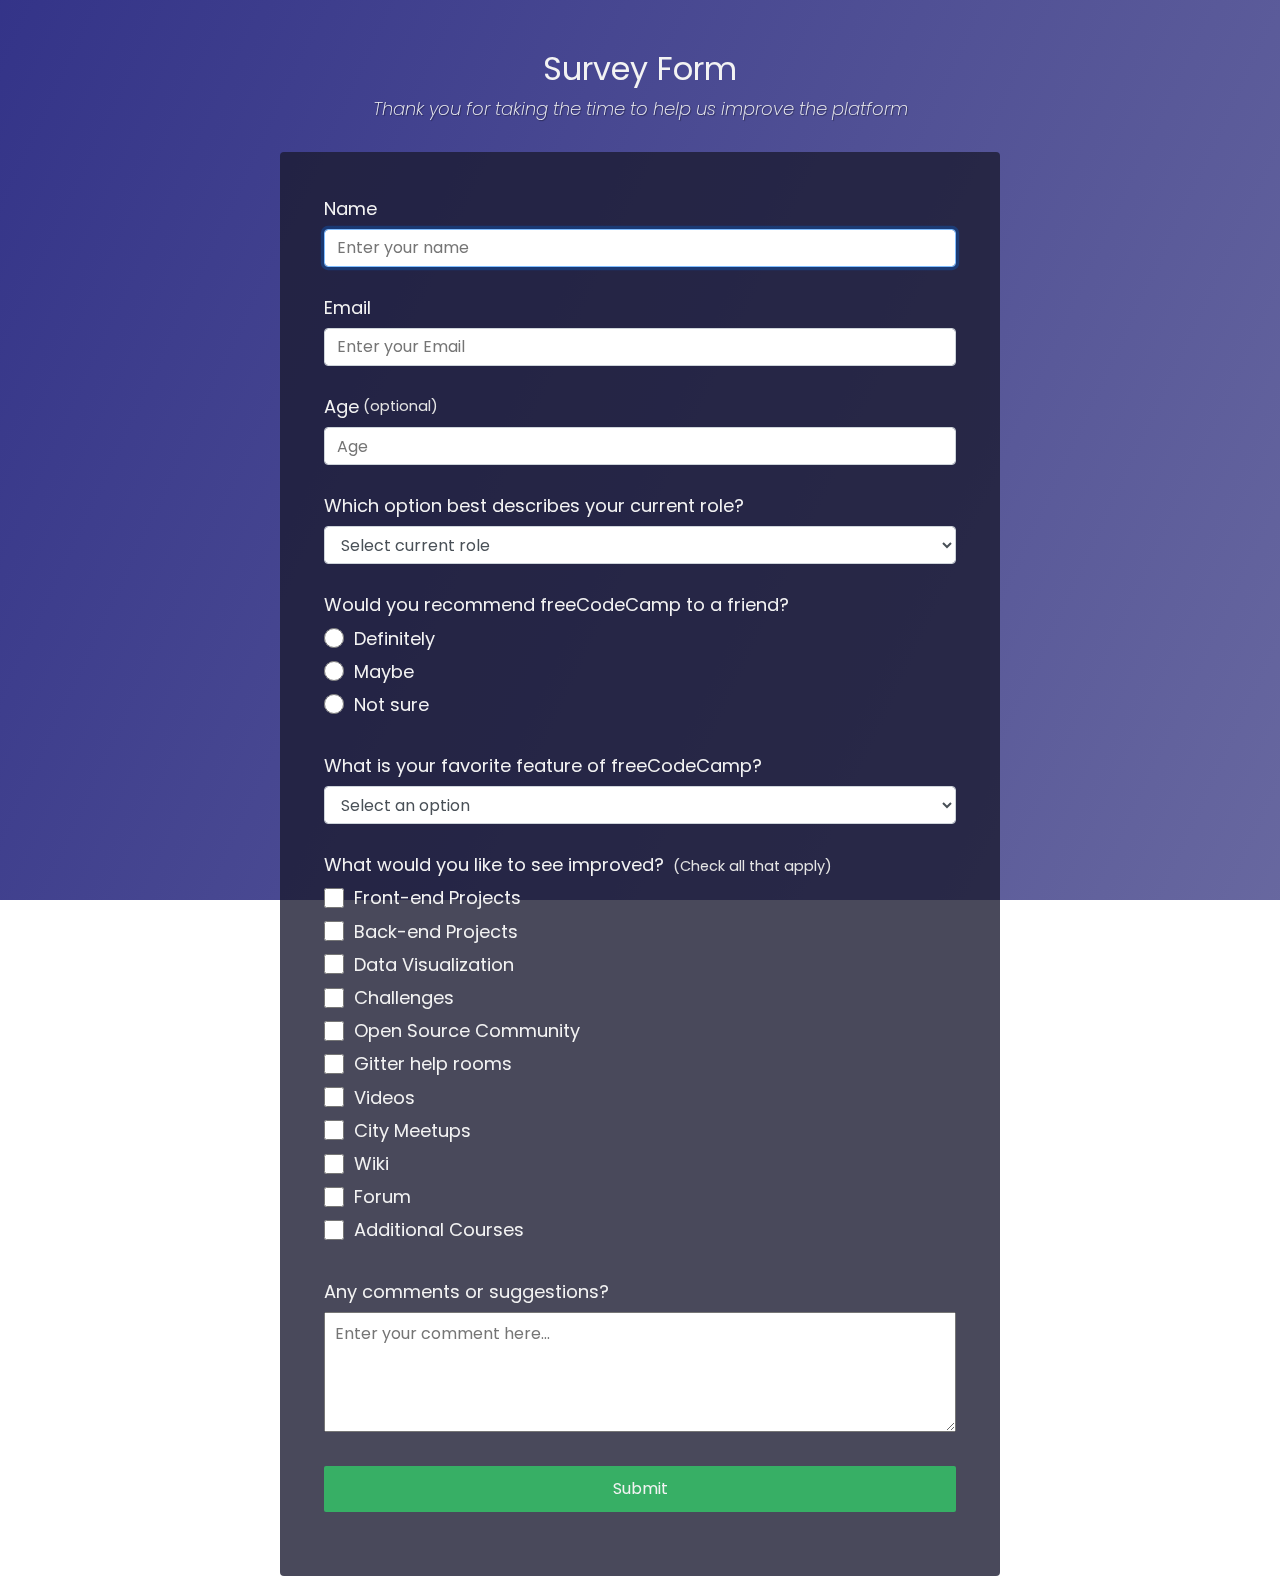
<file: Proyects/proyect1/proyect1.html>
<!DOCTYPE html>
<html>
  <head>
    <title>Survey Form</title>
    <link rel="stylesheet" href="style1.css" />
    <link rel="icon" type="images/png" href="icone1.png">
  </head>
  <body>
    <div class="container">
      <header class="header">
        <h1 id="title" class="text-center"> Survey Form</h1>
        <p id="description" class="description text-center">
          Thank you for taking the time to help us improve the platform
        </p>
      </header>
      <form id="survey-form">
        <div class="form-group">
          <label id="name-label" for="name">Name</label>
          <input
            type="text"
            name="name"
            id="name"
            class="form-control"
            placeholder="Enter your name"
            required
            autofocus
          />
        </div>
        <div class="form-group">
          <label id="email-label" for="email">Email</label>
          <input
            type="email"
            name="email"
            id="email"
            class="form-control"
            placeholder="Enter your Email"
            required
          />
        </div>
        <div class="form-group">
          <label id="number-label" for="number"
            >Age<span class="clue">(optional)</span></label
          >
          <input
            type="number"
            name="age"
            id="number"
            min="10"
            max="99"
            class="form-control"
            placeholder="Age"
          />
        </div>
        <div class="form-group">
          <p>Which option best describes your current role?</p>
          <select id="dropdown" name="role" class="form-control" required>
            <option disabled selected value>Select current role</option>
            <option value="student">Student</option>
            <option value="job">Full Time Job</option>
            <option value="learner">Full Time Learner</option>
            <option value="preferNo">Prefer not to say</option>
            <option value="other">Other</option>
          </select>
        </div>

        <div class="form-group">
          <p>Would you recommend freeCodeCamp to a friend?</p>
          <label>
            <input
              name="user-recommend"
              value="definitely"
              type="radio"
              class="input-radio"
            />Definitely</label
          >
          <label>
            <input
              name="user-recommend"
              value="maybe"
              type="radio"
              class="input-radio"
            />Maybe</label
          >

          <label
            ><input
              name="user-recommend"
              value="not-sure"
              type="radio"
              class="input-radio"
            />Not sure</label
          >
        </div>

        <div class="form-group">
          <p>What is your favorite feature of freeCodeCamp?</p>
          <select id="most-like" name="mostLike" class="form-control" required>
            <option disabled selected value>Select an option</option>
            <option value="challenges">Challenges</option>
            <option value="projects">Projects</option>
            <option value="community">Community</option>
            <option value="openSource">Open Source</option>
          </select>
        </div>

        <div class="form-group">
          <p>
            What would you like to see improved?
            <span class="clue">(Check all that apply)</span>
          </p>

          <label
            ><input
              name="prefer"
              value="front-end-projects"
              type="checkbox"
              class="input-checkbox"
            />Front-end Projects</label
          >
          <label>
            <input
              name="prefer"
              value="back-end-projects"
              type="checkbox"
              class="input-checkbox"
            />Back-end Projects</label
          >
          <label
            ><input
              name="prefer"
              value="data-visualization"
              type="checkbox"
              class="input-checkbox"
            />Data Visualization</label
          >
          <label
            ><input
              name="prefer"
              value="challenges"
              type="checkbox"
              class="input-checkbox"
            />Challenges</label
          >
          <label
            ><input
              name="prefer"
              value="open-source-community"
              type="checkbox"
              class="input-checkbox"
            />Open Source Community</label
          >
          <label
            ><input
              name="prefer"
              value="gitter-help-rooms"
              type="checkbox"
              class="input-checkbox"
            />Gitter help rooms</label
          >
          <label
            ><input
              name="prefer"
              value="videos"
              type="checkbox"
              class="input-checkbox"
            />Videos</label
          >
          <label
            ><input
              name="prefer"
              value="city-meetups"
              type="checkbox"
              class="input-checkbox"
            />City Meetups</label
          >
          <label
            ><input
              name="prefer"
              value="wiki"
              type="checkbox"
              class="input-checkbox"
            />Wiki</label
          >
          <label
            ><input
              name="prefer"
              value="forum"
              type="checkbox"
              class="input-checkbox"
            />Forum</label
          >
          <label
            ><input
              name="prefer"
              value="additional-courses"
              type="checkbox"
              class="input-checkbox"
            />Additional Courses</label
          >
        </div>

        <div class="form-group">
          <p>Any comments or suggestions?</p>
          <textarea
            id="comments"
            class="input-textarea"
            name="comment"
            placeholder="Enter your comment here..."
          ></textarea>
        </div>

        <div class="form-group">
          <button type="submit" id="submit" class="submit-button">
            Submit
          </button>
        </div>
      </form>
    </div>
  </body>
</html>
</file>
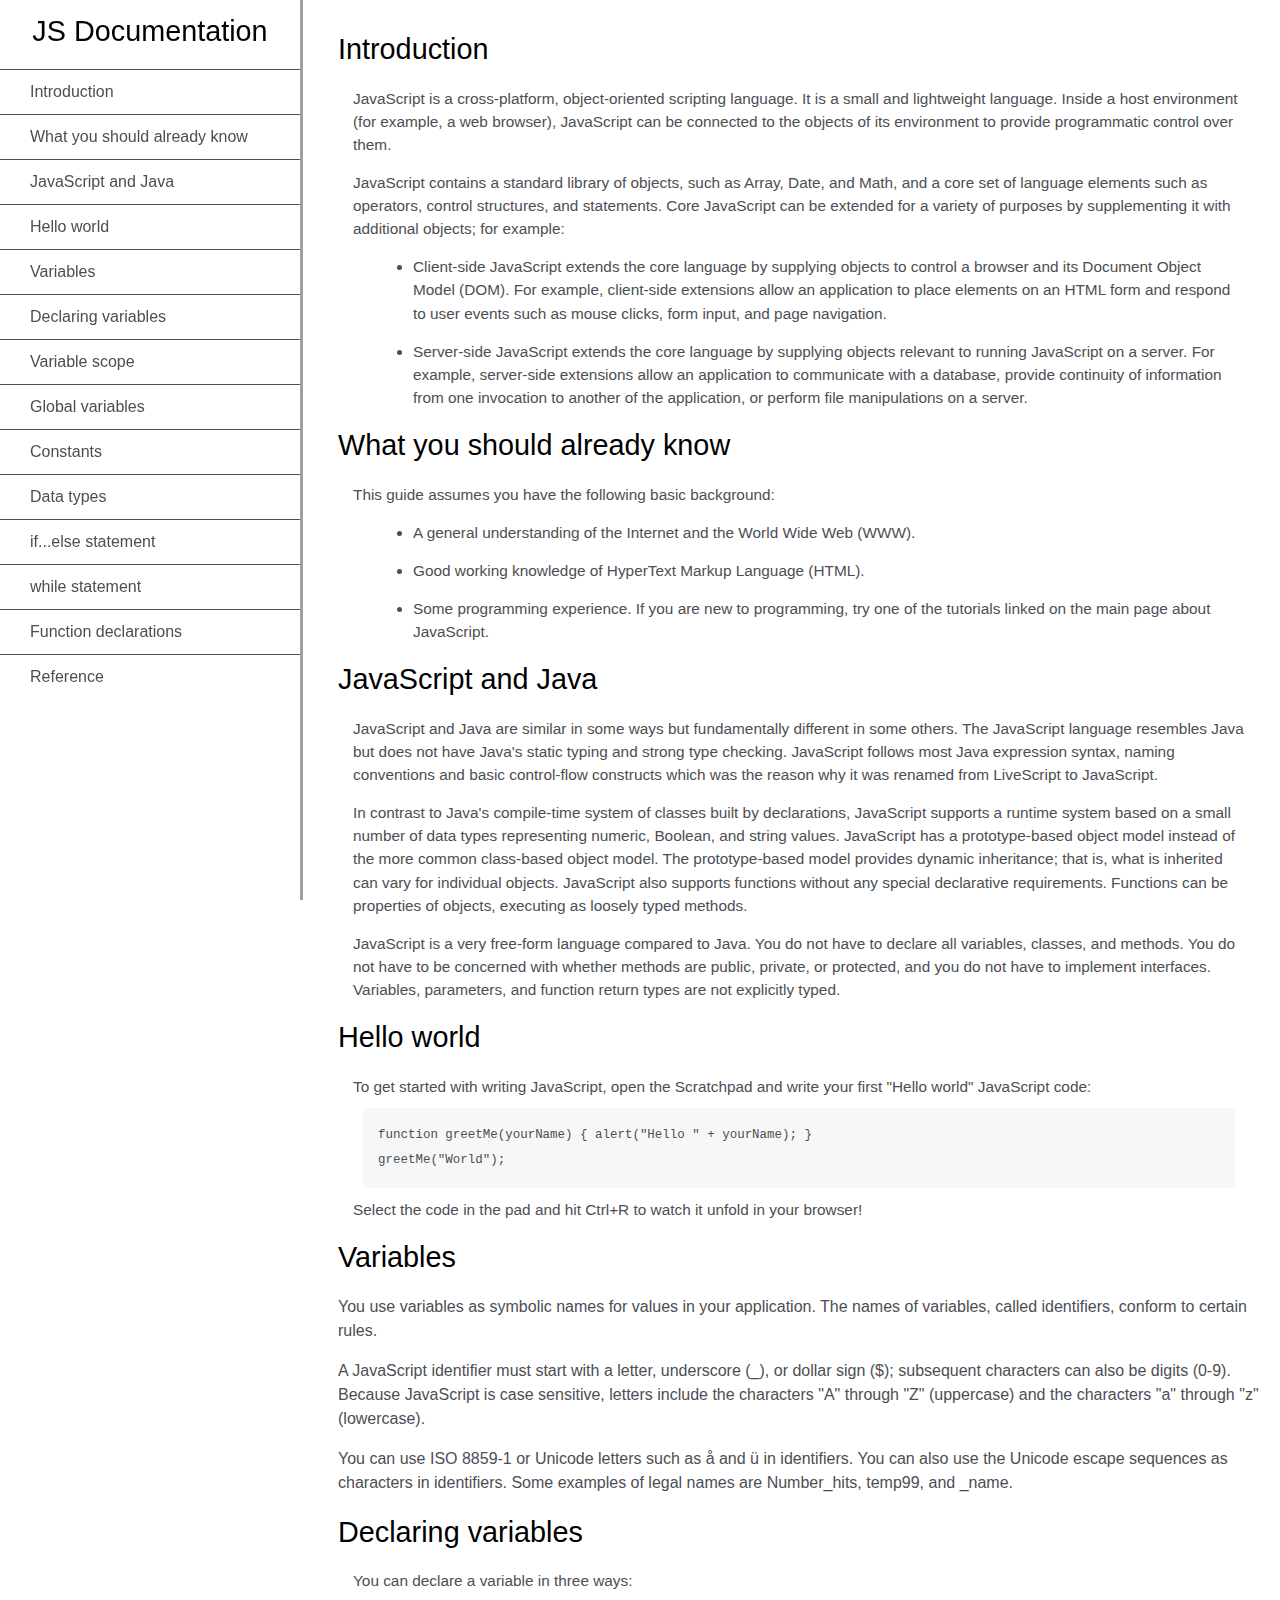
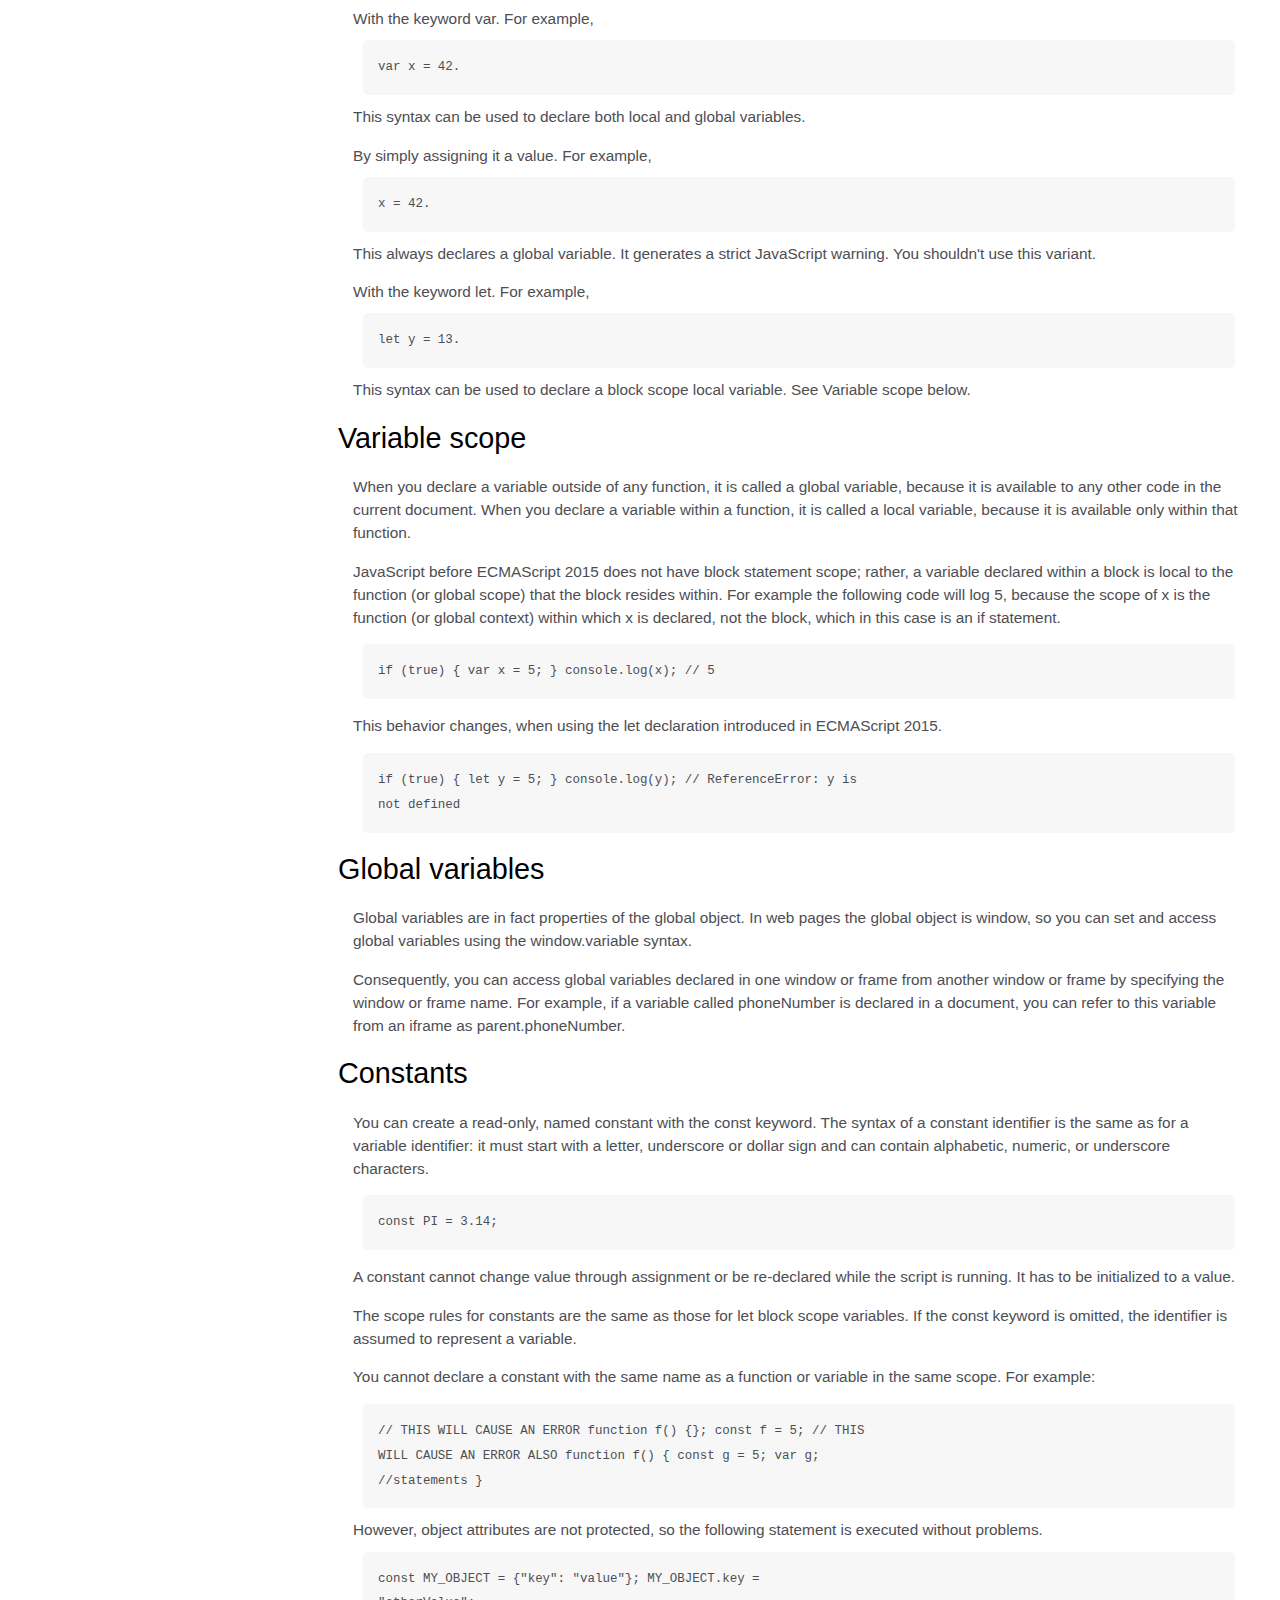
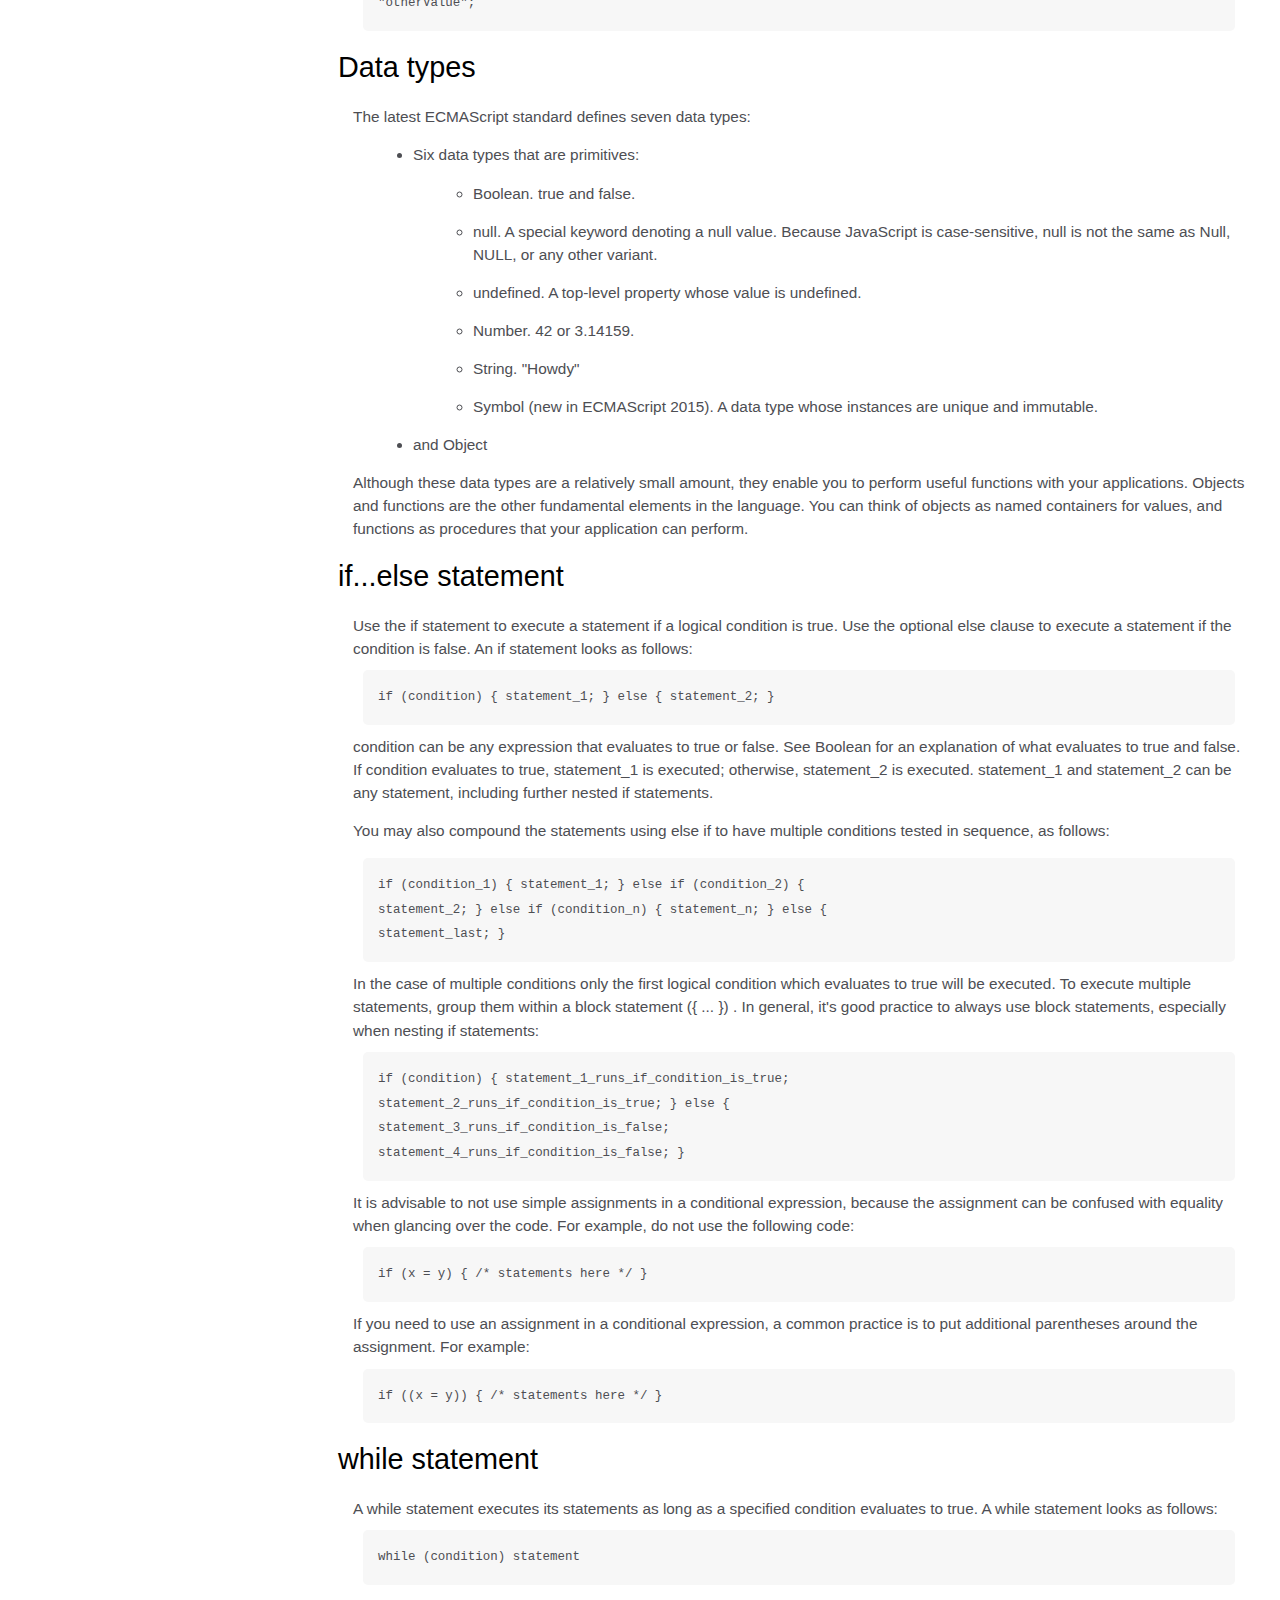
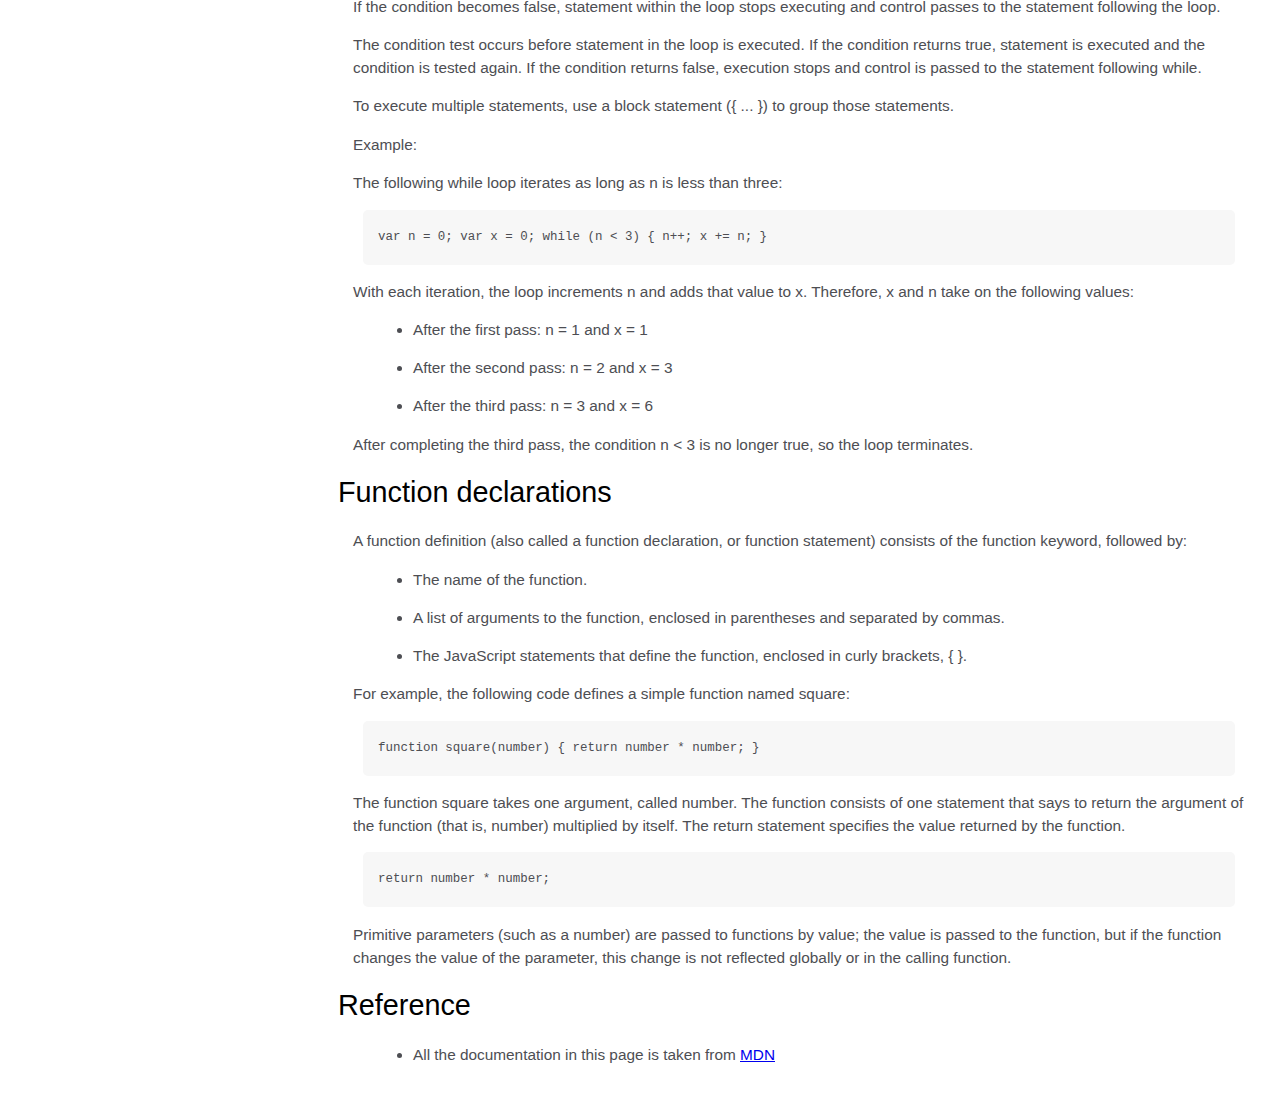
<file: Proyects/proyect3/proyect3.html>
<!DOCTYPE html>
<html>
  <head>
    <title>JavaScript Documentation</title>
    <link rel="stylesheet" href="style3.css" />
    <link rel="icon" type="images/png" href="icone3.png">
  </head>
  <body>
    <nav id="navbar">
      <header>JS Documentation</header>
      <ul>
        <li><a class="nav-link" href="#Introduction">Introduction</a></li>
        <li>
          <a class="nav-link" href="#What_you_should_already_know"
            >What you should already know</a
          >
        </li>
        <li>
          <a class="nav-link" href="#JavaScript_and_Java"
            >JavaScript and Java</a
          >
        </li>
        <li><a class="nav-link" href="#Hello_world">Hello world</a></li>
        <li><a class="nav-link" href="#Variables">Variables</a></li>
        <li>
          <a class="nav-link" href="#Declaring_variables"
            >Declaring variables</a
          >
        </li>
        <li><a class="nav-link" href="#Variable_scope">Variable scope</a></li>
        <li>
          <a class="nav-link" href="#Global_variables">Global variables</a>
        </li>
        <li><a class="nav-link" href="#Constants">Constants</a></li>
        <li><a class="nav-link" href="#Data_types">Data types</a></li>
        <li>
          <a class="nav-link" href="#if...else_statement"
            >if...else statement</a
          >
        </li>
        <li><a class="nav-link" href="#while_statement">while statement</a></li>
        <li>
          <a class="nav-link" href="#Function_declarations"
            >Function declarations</a
          >
        </li>
        <li><a class="nav-link" href="#Reference">Reference</a></li>
      </ul>
    </nav>
    <main id="main-doc">
      <section class="main-section" id="Introduction">
        <header>Introduction</header>
        <article>
          <p>
            JavaScript is a cross-platform, object-oriented scripting language.
            It is a small and lightweight language. Inside a host environment
            (for example, a web browser), JavaScript can be connected to the
            objects of its environment to provide programmatic control over
            them.
          </p>

          <p>
            JavaScript contains a standard library of objects, such as Array,
            Date, and Math, and a core set of language elements such as
            operators, control structures, and statements. Core JavaScript can
            be extended for a variety of purposes by supplementing it with
            additional objects; for example:
          </p>
          <ul>
            <li>
              Client-side JavaScript extends the core language by supplying
              objects to control a browser and its Document Object Model (DOM).
              For example, client-side extensions allow an application to place
              elements on an HTML form and respond to user events such as mouse
              clicks, form input, and page navigation.
            </li>
            <li>
              Server-side JavaScript extends the core language by supplying
              objects relevant to running JavaScript on a server. For example,
              server-side extensions allow an application to communicate with a
              database, provide continuity of information from one invocation to
              another of the application, or perform file manipulations on a
              server.
            </li>
          </ul>
        </article>
      </section>
      <section class="main-section" id="What_you_should_already_know">
        <header>What you should already know</header>
        <article>
          <p>This guide assumes you have the following basic background:</p>

          <ul>
            <li>
              A general understanding of the Internet and the World Wide Web
              (WWW).
            </li>
            <li>Good working knowledge of HyperText Markup Language (HTML).</li>
            <li>
              Some programming experience. If you are new to programming, try
              one of the tutorials linked on the main page about JavaScript.
            </li>
          </ul>
        </article>
      </section>
      <section class="main-section" id="JavaScript_and_Java">
        <header>JavaScript and Java</header>
        <article>
          <p>
            JavaScript and Java are similar in some ways but fundamentally
            different in some others. The JavaScript language resembles Java but
            does not have Java's static typing and strong type checking.
            JavaScript follows most Java expression syntax, naming conventions
            and basic control-flow constructs which was the reason why it was
            renamed from LiveScript to JavaScript.
          </p>

          <p>
            In contrast to Java's compile-time system of classes built by
            declarations, JavaScript supports a runtime system based on a small
            number of data types representing numeric, Boolean, and string
            values. JavaScript has a prototype-based object model instead of the
            more common class-based object model. The prototype-based model
            provides dynamic inheritance; that is, what is inherited can vary
            for individual objects. JavaScript also supports functions without
            any special declarative requirements. Functions can be properties of
            objects, executing as loosely typed methods.
          </p>
          <p>
            JavaScript is a very free-form language compared to Java. You do not
            have to declare all variables, classes, and methods. You do not have
            to be concerned with whether methods are public, private, or
            protected, and you do not have to implement interfaces. Variables,
            parameters, and function return types are not explicitly typed.
          </p>
        </article>
      </section>
      <section class="main-section" id="Hello_world">
        <header>Hello world</header>
        <article>
          To get started with writing JavaScript, open the Scratchpad and write
          your first "Hello world" JavaScript code:
          <code
            >function greetMe(yourName) { alert("Hello " + yourName); }
            greetMe("World");
          </code>

          Select the code in the pad and hit Ctrl+R to watch it unfold in your
          browser!
        </article>
      </section>
      <section class="main-section" id="Variables">
        <header>Variables</header>
        <p>
          You use variables as symbolic names for values in your application.
          The names of variables, called identifiers, conform to certain rules.
        </p>
        <p>
          A JavaScript identifier must start with a letter, underscore (_), or
          dollar sign ($); subsequent characters can also be digits (0-9).
          Because JavaScript is case sensitive, letters include the characters
          "A" through "Z" (uppercase) and the characters "a" through "z"
          (lowercase).
        </p>
        <p>
          You can use ISO 8859-1 or Unicode letters such as å and ü in
          identifiers. You can also use the Unicode escape sequences as
          characters in identifiers. Some examples of legal names are
          Number_hits, temp99, and _name.
        </p>
      </section>
      <section class="main-section" id="Declaring_variables">
        <header>Declaring variables</header>
        <article>
          You can declare a variable in three ways:
          <p>
            With the keyword var. For example, <code>var x = 42.</code> This
            syntax can be used to declare both local and global variables.
          </p>
          <p>
            By simply assigning it a value. For example,
            <code>x = 42.</code> This always declares a global variable. It
            generates a strict JavaScript warning. You shouldn't use this
            variant.
          </p>
          <p>
            With the keyword let. For example,<code> let y = 13.</code> This
            syntax can be used to declare a block scope local variable. See
            Variable scope below.
          </p>
        </article>
      </section>
      <section class="main-section" id="Variable_scope">
        <header>Variable scope</header>
        <article>
          <p>
            When you declare a variable outside of any function, it is called a
            global variable, because it is available to any other code in the
            current document. When you declare a variable within a function, it
            is called a local variable, because it is available only within that
            function.
          </p>

          <p>
            JavaScript before ECMAScript 2015 does not have block statement
            scope; rather, a variable declared within a block is local to the
            function (or global scope) that the block resides within. For
            example the following code will log 5, because the scope of x is the
            function (or global context) within which x is declared, not the
            block, which in this case is an if statement.
          </p>
          <code>if (true) { var x = 5; } console.log(x); // 5</code>
          <p>
            This behavior changes, when using the let declaration introduced in
            ECMAScript 2015.
          </p>

          <code
            >if (true) { let y = 5; } console.log(y); // ReferenceError: y is
            not defined</code
          >
        </article>
      </section>
      <section class="main-section" id="Global_variables">
        <header>Global variables</header>
        <article>
          <p>
            Global variables are in fact properties of the global object. In web
            pages the global object is window, so you can set and access global
            variables using the window.variable syntax.
          </p>

          <p>
            Consequently, you can access global variables declared in one window
            or frame from another window or frame by specifying the window or
            frame name. For example, if a variable called phoneNumber is
            declared in a document, you can refer to this variable from an
            iframe as parent.phoneNumber.
          </p>
        </article>
      </section>
      <section class="main-section" id="Constants">
        <header>Constants</header>
        <article>
          <p>
            You can create a read-only, named constant with the const keyword.
            The syntax of a constant identifier is the same as for a variable
            identifier: it must start with a letter, underscore or dollar sign
            and can contain alphabetic, numeric, or underscore characters.
          </p>

          <code>const PI = 3.14;</code>
          <p>
            A constant cannot change value through assignment or be re-declared
            while the script is running. It has to be initialized to a value.
          </p>

          <p>
            The scope rules for constants are the same as those for let block
            scope variables. If the const keyword is omitted, the identifier is
            assumed to represent a variable.
          </p>

          <p>
            You cannot declare a constant with the same name as a function or
            variable in the same scope. For example:
          </p>

          <code
            >// THIS WILL CAUSE AN ERROR function f() {}; const f = 5; // THIS
            WILL CAUSE AN ERROR ALSO function f() { const g = 5; var g;
            //statements }</code
          >
          However, object attributes are not protected, so the following
          statement is executed without problems.
          <code
            >const MY_OBJECT = {"key": "value"}; MY_OBJECT.key =
            "otherValue";</code
          >
        </article>
      </section>
      <section class="main-section" id="Data_types">
        <header>Data types</header>
        <article>
          <p>The latest ECMAScript standard defines seven data types:</p>
          <ul>
            <li>
              <p>Six data types that are primitives:</p>
              <ul>
                <li>Boolean. true and false.</li>
                <li>
                  null. A special keyword denoting a null value. Because
                  JavaScript is case-sensitive, null is not the same as Null,
                  NULL, or any other variant.
                </li>
                <li>
                  undefined. A top-level property whose value is undefined.
                </li>
                <li>Number. 42 or 3.14159.</li>
                <li>String. "Howdy"</li>
                <li>
                  Symbol (new in ECMAScript 2015). A data type whose instances
                  are unique and immutable.
                </li>
              </ul>
            </li>

            <li>and Object</li>
          </ul>
          Although these data types are a relatively small amount, they enable
          you to perform useful functions with your applications. Objects and
          functions are the other fundamental elements in the language. You can
          think of objects as named containers for values, and functions as
          procedures that your application can perform.
        </article>
      </section>
      <section class="main-section" id="if...else_statement">
        <header>if...else statement</header>
        <article>
          Use the if statement to execute a statement if a logical condition is
          true. Use the optional else clause to execute a statement if the
          condition is false. An if statement looks as follows:

          <code>if (condition) { statement_1; } else { statement_2; }</code>
          condition can be any expression that evaluates to true or false. See
          Boolean for an explanation of what evaluates to true and false. If
          condition evaluates to true, statement_1 is executed; otherwise,
          statement_2 is executed. statement_1 and statement_2 can be any
          statement, including further nested if statements.
          <p>
            You may also compound the statements using else if to have multiple
            conditions tested in sequence, as follows:
          </p>
          <code
            >if (condition_1) { statement_1; } else if (condition_2) {
            statement_2; } else if (condition_n) { statement_n; } else {
            statement_last; }
          </code>
          In the case of multiple conditions only the first logical condition
          which evaluates to true will be executed. To execute multiple
          statements, group them within a block statement ({ ... }) . In
          general, it's good practice to always use block statements, especially
          when nesting if statements:

          <code
            >if (condition) { statement_1_runs_if_condition_is_true;
            statement_2_runs_if_condition_is_true; } else {
            statement_3_runs_if_condition_is_false;
            statement_4_runs_if_condition_is_false; }</code
          >
          It is advisable to not use simple assignments in a conditional
          expression, because the assignment can be confused with equality when
          glancing over the code. For example, do not use the following code:
          <code>if (x = y) { /* statements here */ }</code> If you need to use
          an assignment in a conditional expression, a common practice is to put
          additional parentheses around the assignment. For example:

          <code>if ((x = y)) { /* statements here */ }</code>
        </article>
      </section>
      <section class="main-section" id="while_statement">
        <header>while statement</header>
        <article>
          A while statement executes its statements as long as a specified
          condition evaluates to true. A while statement looks as follows:

          <code>while (condition) statement</code> If the condition becomes
          false, statement within the loop stops executing and control passes to
          the statement following the loop.

          <p>
            The condition test occurs before statement in the loop is executed.
            If the condition returns true, statement is executed and the
            condition is tested again. If the condition returns false, execution
            stops and control is passed to the statement following while.
          </p>

          <p>
            To execute multiple statements, use a block statement ({ ... }) to
            group those statements.
          </p>

          Example:

          <p>
            The following while loop iterates as long as n is less than three:
          </p>

          <code>var n = 0; var x = 0; while (n &lt; 3) { n++; x += n; }</code>
          <p>
            With each iteration, the loop increments n and adds that value to x.
            Therefore, x and n take on the following values:
          </p>

          <ul>
            <li>After the first pass: n = 1 and x = 1</li>
            <li>After the second pass: n = 2 and x = 3</li>
            <li>After the third pass: n = 3 and x = 6</li>
          </ul>
          <p>
            After completing the third pass, the condition n &lt; 3 is no longer
            true, so the loop terminates.
          </p>
        </article>
      </section>
      <section class="main-section" id="Function_declarations">
        <header>Function declarations</header>
        <article>
          A function definition (also called a function declaration, or function
          statement) consists of the function keyword, followed by:

          <ul>
            <li>The name of the function.</li>
            <li>
              A list of arguments to the function, enclosed in parentheses and
              separated by commas.
            </li>
            <li>
              The JavaScript statements that define the function, enclosed in
              curly brackets, { }.
            </li>
          </ul>
          <p>
            For example, the following code defines a simple function named
            square:
          </p>

          <code>function square(number) { return number * number; }</code>
          <p>
            The function square takes one argument, called number. The function
            consists of one statement that says to return the argument of the
            function (that is, number) multiplied by itself. The return
            statement specifies the value returned by the function.
          </p>
          <code>return number * number;</code>
          <p>
            Primitive parameters (such as a number) are passed to functions by
            value; the value is passed to the function, but if the function
            changes the value of the parameter, this change is not reflected
            globally or in the calling function.
          </p>
        </article>
      </section>
      <section class="main-section" id="Reference">
        <header>Reference</header>
        <article>
          <ul>
            <li>
              All the documentation in this page is taken from
              <a
                href="https://developer.mozilla.org/en-US/docs/Web/JavaScript/Guide"
                target="_blank"
                >MDN</a
              >
            </li>
          </ul>
        </article>
      </section>
    </main>
  </body>
</html>
</file>
<file: proyect1/style1.css>
@import url('https://fonts.googleapis.com/css?family=Poppins:200i,400&display=swap');

:root {
  --color-white: #f3f3f3;
  --color-darkblue: #1b1b32;
  --color-darkblue-alpha: rgba(27, 27, 50, 0.8);
  --color-green: #37af65;
}

*,
*::before,
*::after {
  box-sizing: border-box;
}

body {
  font-family: 'Poppins', sans-serif;
  font-size: 1rem;
  font-weight: 400;
  line-height: 1.4;
  color: var(--color-white);
  margin: 0;
}

/* mobile friendly alternative to using background-attachment: fixed */
body::before {
  content: '';
  position: fixed;
  top: 0;
  left: 0;
  height: 100%;
  width: 100%;
  z-index: -1;
  background: var(--color-darkblue);
  background-image: linear-gradient(
      115deg,
      rgba(58, 58, 158, 0.8),
      rgba(136, 136, 206, 0.7)
    ),
    url(https://cdn.freecodecamp.org/testable-projects-fcc/images/survey-form-background.jpeg);
  background-size: cover;
  background-repeat: no-repeat;
  background-position: center;
}

h1 {
  font-weight: 400;
  line-height: 1.2;
}

p {
  font-size: 1.125rem;
}

h1,
p {
  margin-top: 0;
  margin-bottom: 0.5rem;
}

label {
  display: flex;
  align-items: center;
  font-size: 1.125rem;
  margin-bottom: 0.5rem;
}

input,
button,
select,
textarea {
  margin: 0;
  font-family: inherit;
  font-size: inherit;
  line-height: inherit;
}

button {
  border: none;
}

.container {
  width: 100%;
  margin: 3.125rem auto 0 auto;
}

@media (min-width: 576px) {
  .container {
    max-width: 540px;
  }
}

@media (min-width: 768px) {
  .container {
    max-width: 720px;
  }
}

.header {
  padding: 0 0.625rem;
  margin-bottom: 1.875rem;
}

.description {
  font-style: italic;
  font-weight: 200;
  text-shadow: 1px 1px 1px rgba(0, 0, 0, 0.4);
}

.clue {
  margin-left: 0.25rem;
  font-size: 0.9rem;
  color: #e4e4e4;
}

.text-center {
  text-align: center;
}

/* form */

form {
  background: var(--color-darkblue-alpha);
  padding: 2.5rem 0.625rem;
  border-radius: 0.25rem;
}

@media (min-width: 480px) {
  form {
    padding: 2.5rem;
  }
}

.form-group {
  margin: 0 auto 1.25rem auto;
  padding: 0.25rem;
}

.form-control {
  display: block;
  width: 100%;
  height: 2.375rem;
  padding: 0.375rem 0.75rem;
  color: #495057;
  background-color: #fff;
  background-clip: padding-box;
  border: 1px solid #ced4da;
  border-radius: 0.25rem;
  transition: border-color 0.15s ease-in-out, box-shadow 0.15s ease-in-out;
}

.form-control:focus {
  border-color: #80bdff;
  outline: 0;
  box-shadow: 0 0 0 0.2rem rgba(0, 123, 255, 0.25);
}

.input-radio,
.input-checkbox {
  display: inline-block;
  margin-right: 0.625rem;
  min-height: 1.25rem;
  min-width: 1.25rem;
}

.input-textarea {
  min-height: 120px;
  width: 100%;
  padding: 0.625rem;
  resize: vertical;
}

.submit-button {
  display: block;
  width: 100%;
  padding: 0.75rem;
  background: var(--color-green);
  color: inherit;
  border-radius: 2px;
  cursor: pointer;
}
</file>
<file: proyect3/style3.css>
html,
body {
  min-width: 290px;
  color: #4d4e53;
  background-color: #ffffff;
  font-family: 'Open Sans', Arial, sans-serif;
  line-height: 1.5;
}

#navbar {
  position: fixed;
  min-width: 290px;
  top: 0px;
  left: 0px;
  width: 300px;
  height: 100%;
  border-right: solid;
  border-color: rgba(0, 22, 22, 0.4);
}

header {
  color: black;
  margin: 10px;
  text-align: center;
  font-size: 1.8em;
  font-weight: thin;
}

#main-doc header {
  text-align: left;
  margin: 0px;
}

#navbar ul {
  height: 88%;
  padding: 0;
  overflow-y: auto;
  overflow-x: hidden;
}

#navbar li {
  color: #4d4e53;
  border-top: 1px solid;
  list-style: none;
  position: relative;
  width: 100%;
}

#navbar a {
  display: block;
  padding: 10px 30px;
  color: #4d4e53;
  text-decoration: none;
  cursor: pointer;
}

#main-doc {
  position: absolute;
  margin-left: 310px;
  padding: 20px;
  margin-bottom: 110px;
}

section article {
  color: #4d4e53;
  margin: 15px;
  font-size: 0.96em;
}

section li {
  margin: 15px 0px 0px 20px;
}

code {
  display: block;
  text-align: left;
  white-space: pre-line;
  position: relative;
  word-break: normal;
  word-wrap: normal;
  line-height: 2;
  background-color: #f7f7f7;
  padding: 15px;
  margin: 10px;
  border-radius: 5px;
}

@media only screen and (max-width: 815px) {
  /* For mobile phones: */
  #navbar ul {
    border: 1px solid;
    height: 207px;
  }

  #navbar {
    background-color: white;
    position: absolute;
    top: 0;
    padding: 0;
    margin: 0;
    width: 100%;
    max-height: 275px;
    border: none;
    z-index: 1;
    border-bottom: 2px solid;
  }

  #main-doc {
    position: relative;
    margin-left: 0px;
    margin-top: 270px;
  }
}

@media only screen and (max-width: 400px) {
  #main-doc {
    margin-left: -10px;
  }

  code {
    margin-left: -20px;
    width: 100%;
    padding: 15px;
    padding-left: 10px;
    padding-right: 45px;
    min-width: 233px;
  }
}
</file>
<file: Proyect6/style6.css>
* {
    font-family: 'Fraunces', serif;
    color: #fff;
}

body {
    margin: 0;
    background-color: #224870;
}

.container {
    display: flex;
    justify-content: center;
    align-items: center;
    height: 100vh;
}

.calculator {
    display: grid;
    grid-template-columns: repeat(4, 75px);
    grid-template-rows: 160px repeat(5, 75px);
    background-color: #00916e;
    padding: 15px;
    border-radius: 32px;
    box-shadow: 15px 10px 0px 5px #00000033;
}

button {
    cursor: pointer;
    margin: 5px;
    padding: 0;
    border-radius: 32px;
    font-size: 1.5em;
    border: none;
    background-color: #00916e;
    box-shadow: 5px 5px 10px -3px #00000040, -5px -5px 15px 3px #00ffc11f;
}

button:active {
    background-color: #006f54;
}

button:focus {
    outline: none;
}

.col-2 {
    grid-column: span 2;
}

.display {
    grid-column: 1 / -1;
    padding: 16px;
    display: flex;
    margin: 10px 10px 20px;
    flex-direction: column;
    align-items: flex-end;
    background-color: #363636;
    border-radius: 32px;
    text-align: right;
    justify-content: space-between;
    word-break: break-all;
    box-shadow: 0px 0px 0px 10px #00000033;
}

#current-value {
    font-size: 1.5em;
}

#previous-value {
    font-size: 2em;
}
</file>
<file: Proyects/proyect1/style1.css>
@import url('https://fonts.googleapis.com/css?family=Poppins:200i,400&display=swap');

:root {
  --color-white: #f3f3f3;
  --color-darkblue: #1b1b32;
  --color-darkblue-alpha: rgba(27, 27, 50, 0.8);
  --color-green: #37af65;
}

*,
*::before,
*::after {
  box-sizing: border-box;
}

body {
  font-family: 'Poppins', sans-serif;
  font-size: 1rem;
  font-weight: 400;
  line-height: 1.4;
  color: var(--color-white);
  margin: 0;
}

/* mobile friendly alternative to using background-attachment: fixed */
body::before {
  content: '';
  position: fixed;
  top: 0;
  left: 0;
  height: 100%;
  width: 100%;
  z-index: -1;
  background: var(--color-darkblue);
  background-image: linear-gradient(
      115deg,
      rgba(58, 58, 158, 0.8),
      rgba(136, 136, 206, 0.7)
    ),
    url(https://cdn.freecodecamp.org/testable-projects-fcc/images/survey-form-background.jpeg);
  background-size: cover;
  background-repeat: no-repeat;
  background-position: center;
}

h1 {
  font-weight: 400;
  line-height: 1.2;
}

p {
  font-size: 1.125rem;
}

h1,
p {
  margin-top: 0;
  margin-bottom: 0.5rem;
}

label {
  display: flex;
  align-items: center;
  font-size: 1.125rem;
  margin-bottom: 0.5rem;
}

input,
button,
select,
textarea {
  margin: 0;
  font-family: inherit;
  font-size: inherit;
  line-height: inherit;
}

button {
  border: none;
}

.container {
  width: 100%;
  margin: 3.125rem auto 0 auto;
}

@media (min-width: 576px) {
  .container {
    max-width: 540px;
  }
}

@media (min-width: 768px) {
  .container {
    max-width: 720px;
  }
}

.header {
  padding: 0 0.625rem;
  margin-bottom: 1.875rem;
}

.description {
  font-style: italic;
  font-weight: 200;
  text-shadow: 1px 1px 1px rgba(0, 0, 0, 0.4);
}

.clue {
  margin-left: 0.25rem;
  font-size: 0.9rem;
  color: #e4e4e4;
}

.text-center {
  text-align: center;
}

/* form */

form {
  background: var(--color-darkblue-alpha);
  padding: 2.5rem 0.625rem;
  border-radius: 0.25rem;
}

@media (min-width: 480px) {
  form {
    padding: 2.5rem;
  }
}

.form-group {
  margin: 0 auto 1.25rem auto;
  padding: 0.25rem;
}

.form-control {
  display: block;
  width: 100%;
  height: 2.375rem;
  padding: 0.375rem 0.75rem;
  color: #495057;
  background-color: #fff;
  background-clip: padding-box;
  border: 1px solid #ced4da;
  border-radius: 0.25rem;
  transition: border-color 0.15s ease-in-out, box-shadow 0.15s ease-in-out;
}

.form-control:focus {
  border-color: #80bdff;
  outline: 0;
  box-shadow: 0 0 0 0.2rem rgba(0, 123, 255, 0.25);
}

.input-radio,
.input-checkbox {
  display: inline-block;
  margin-right: 0.625rem;
  min-height: 1.25rem;
  min-width: 1.25rem;
}

.input-textarea {
  min-height: 120px;
  width: 100%;
  padding: 0.625rem;
  resize: vertical;
}

.submit-button {
  display: block;
  width: 100%;
  padding: 0.75rem;
  background: var(--color-green);
  color: inherit;
  border-radius: 2px;
  cursor: pointer;
}
</file>
<file: Proyects/proyect3/style3.css>
html,
body {
  min-width: 290px;
  color: #4d4e53;
  background-color: #ffffff;
  font-family: 'Open Sans', Arial, sans-serif;
  line-height: 1.5;
}

#navbar {
  position: fixed;
  min-width: 290px;
  top: 0px;
  left: 0px;
  width: 300px;
  height: 100%;
  border-right: solid;
  border-color: rgba(0, 22, 22, 0.4);
}

header {
  color: black;
  margin: 10px;
  text-align: center;
  font-size: 1.8em;
  font-weight: thin;
}

#main-doc header {
  text-align: left;
  margin: 0px;
}

#navbar ul {
  height: 88%;
  padding: 0;
  overflow-y: auto;
  overflow-x: hidden;
}

#navbar li {
  color: #4d4e53;
  border-top: 1px solid;
  list-style: none;
  position: relative;
  width: 100%;
}

#navbar a {
  display: block;
  padding: 10px 30px;
  color: #4d4e53;
  text-decoration: none;
  cursor: pointer;
}

#main-doc {
  position: absolute;
  margin-left: 310px;
  padding: 20px;
  margin-bottom: 110px;
}

section article {
  color: #4d4e53;
  margin: 15px;
  font-size: 0.96em;
}

section li {
  margin: 15px 0px 0px 20px;
}

code {
  display: block;
  text-align: left;
  white-space: pre-line;
  position: relative;
  word-break: normal;
  word-wrap: normal;
  line-height: 2;
  background-color: #f7f7f7;
  padding: 15px;
  margin: 10px;
  border-radius: 5px;
}

@media only screen and (max-width: 815px) {
  /* For mobile phones: */
  #navbar ul {
    border: 1px solid;
    height: 207px;
  }

  #navbar {
    background-color: white;
    position: absolute;
    top: 0;
    padding: 0;
    margin: 0;
    width: 100%;
    max-height: 275px;
    border: none;
    z-index: 1;
    border-bottom: 2px solid;
  }

  #main-doc {
    position: relative;
    margin-left: 0px;
    margin-top: 270px;
  }
}

@media only screen and (max-width: 400px) {
  #main-doc {
    margin-left: -10px;
  }

  code {
    margin-left: -20px;
    width: 100%;
    padding: 15px;
    padding-left: 10px;
    padding-right: 45px;
    min-width: 233px;
  }
}
</file>
<file: styles.css>
/* Custom properties/variables  */
:root {
  --main-white: #f0f0f0;
  --main-red: #b51f33;
  --main-blue: #446ac3;
  --main-gray: #1b222b;
}

/* Base reset */
* {
  margin: 0;
  padding: 10;
}

/* box-sizing and font sizing */
*,
*::before,
*::after {
  box-sizing: inherit;
}

html {
  box-sizing: border-box;

  /* Set font size for easy rem calculations
   * default document font size = 16px, 1rem = 16px, 100% = 16px
   * (100% / 16px) * 10 = 62.5%, 1rem = 10px, 62.5% = 10px
  */
  font-size: 62.5%;
  scroll-behavior: smooth;
}

/* A few media query to set some font sizes at different screen sizes.
 * This helps automate a bit of responsiveness.
 * The trick is to use the rem unit for size values, margin and padding.
 * Because rem is relative to the document font size
 * when we scale up or down the font size on the document
 * it will affect all properties using rem units for the values.
*/

/* I am using the em unit for breakpoints
 * The calculation is the following
 * screen size divided by browser base font size
 * As an example: a breakpoint at 980px
 * 980px / 16px = 61.25em
*/

/* 1200px / 16px = 75em */
@media (max-width: 75em) {
  html {
    font-size: 60%;
  }
}

/* 980px / 16px = 61.25em */
@media (max-width: 61.25em) {
  html {
    font-size: 58%;
  }
}

/* 460px / 16px = 28.75em */
@media (max-width: 28.75em) {
  html {
    font-size: 55%;
  }
}

/* Base styles */

body {
  font-family: 'Poppins', sans-serif;
  font-size: 1.8rem; /* 18px */
  font-weight: 400;
  line-height: 1.4;
  color: var(--main-white);
    
}

h1,
h2 {
  font-family: 'Raleway', sans-serif;
  font-weight: 700;
  text-align: center;
  align-items: center;
}
h1 {
  font-size: 6rem;
}

h2{
  font-size: 4.2rem;
  margin-top: 2rem;
  margin-bottom: 2rem;
}

ul {
  list-style: none;
}

a {
  text-decoration: none;
  color: var(--main-white);
}


.profile-link{
  width: 40rem;
  height: auto;
  margin: auto;
  border-radius: 50%;
}   
img {
  display: flexbox;
  height: 30%;
  max-width: 640px;
  margin: 1em auto 1em auto; 
  border-bottom: 0.2rem ;
  font-size: 100%;
  box-sizing: border-box;
}
.presentation-project-title{
  overflow: hidden;
  overflow-wrap: break-word;
}
.presentation-title{
  display: block;
  font-family: monospace;
  white-space: nowrap;
  border-right: 4px solid;
  width: 39ch;
  animation: typing 2s steps(39) , blink .5s infinite  step-end alternate;
  overflow: hidden;
}
@keyframes typing {
  from { width: 0 }
}
@keyframes blink {
  50% {border-color: transparent}
}
.my-presentation{
  word-wrap: break-word;
  overflow: hidden;
  overflow-wrap: break-word;
  text-align: center;
  margin-bottom: 2em;    
  max-width: 900px;
}

/* nav */

.nav {
  display: flex;
  justify-content: flex-end;
  position: fixed;
  top: 0;
  left: 0;
  width: 100%;
  background: var(--main-red);
  box-shadow: 0 2px 0 rgba(0, 0, 0, 0.4);
  z-index: 10;
}

.nav-list {
  display: flex;
  margin-right: 2rem;
}

@media (max-width: 28.75em) {
  .nav {
    justify-content: center;
  }

  .nav-list {
    margin: 0 1rem;
  }
}

.nav-list a {
  display: block;
  font-size: 2.2rem;
  padding: 2rem;
}

.nav-list a:hover {
  background: var(--main-blue);
}

/* Welcome section */

.welcome-section {
  display: flex;
  flex-direction: column;
  justify-content: center;
  align-items: center;
  width: 100%;
  height: 100vh;
  background-color: #000;
  background-image: linear-gradient(62deg, #3a3d40 0%, #181719 100%);
  margin-top: 5rem;
}

.welcome-section > p {
  font-size: 3rem;
  font-weight: 200;
  font-style: italic;
  color: var(--main-red);
}

/* Projects section */

.projects-section {
  text-align: center;
  padding: 10rem 2rem;
  background: var(--main-blue);
}

.projects-section-header {
  max-width: 640px;
  margin: 0 auto 6rem auto;
  border-bottom: 0.2rem solid var(--main-white);
}

@media (max-width: 28.75em) {
  .projects-section-header {
    font-size: 6rem;
  }
}

/* "Automagic" image grid using no media queries */
.projects-grid {
  display: grid;
  grid-template-columns: repeat(auto-fit, minmax(320px, 1fr));
  grid-gap: 4rem;
  width: 100%;
  max-width: 1280px;
  margin: 0 auto;
  margin-bottom: 6rem;
}

@media (max-width: 30.625em) {
  .projects-section {
    padding: 6rem 1rem;
  }

  .projects-grid {
    grid-template-columns: 1fr;
  }
}

.project {
  display: flex;
  flex-direction: column;
  align-items: center;
  text-align: center;
  background: var(--main-gray);
  padding: 2rem;
  border-radius: 4px; /* Ajusta según tu preferencia */
  margin: 1rem;
}

.code {
  color: var(--main-gray);
  transition: color 0.3s ease-out;
}

.project:hover .code {
  color: #ff7f50;
}

.project-image {
  height: calc(100% - 6.8rem); 
  width: 100%; 
  object-fit: cover;
}

.project-title {
  font-size: 1.6rem; /* Ajusta según tu preferencia */
  margin-top: 1rem;
  text-align: center;
}

.btn {
  display: inline-block;
  padding: 1rem 2rem;
  border-radius: 2px;
}

.btn-show-all {
  font-size: 2rem;
  background: var(--main-gray);
  transition: background 0.3s ease-out;
}

.btn-show-all:hover {
  background: var(--main-red);
}

.btn-show-all:hover > i {
  transform: translateX(2px);
}

.btn-show-all > i {
  margin-left: 10px;
  transform: translateX(0);
  transition: transform 0.3s ease-out;
}

/* Skills section */

.skills-image{
  border-radius: 30px;
  width:180px;
  height: 180px;
  filter: drop-shadow(3px 3px rgb(46, 45, 45));
  transition: transform 0.3s ease;
}

.skills-image:hover{
  transform: translateY(-14px);
  cursor: pointer;
}

/* Contact section */

.contact-section {
  display: flex;
  flex-direction: column;
  justify-content: center;
  align-items: center;
  text-align: center;
  width: 100%;
  height: 80vh;
  padding: 0 2rem;
  background: var(--main-gray);
}

.contact-section-header > h2 {
  font-size: 6rem;
}

@media (max-width: 28.75em) {
  .contact-section-header > h2 {
    font-size: 4rem;
  }
}

.contact-section-header > p {
  font-style: italic;
}

.contact-links {
  display: flex;
  justify-content: center;
  width: 100%;
  max-width: 980px;
  margin-top: 4rem;
  flex-wrap: wrap;
}

.contact-details {
  font-size: 2.4rem;
  text-shadow: 2px 2px 1px #1f1f1f;
  transition: transform 0.3s ease-out;
}

.contact-details:hover {
  transform: translateY(8px);
}

/* Footer */

footer {
  font-weight: 300;
  display: flex;
  justify-content: space-evenly;
  padding: 1rem;
  background: var(--main-gray);
  border-top: 4px solid var(--main-red);
}

footer > p {
  margin: 20px;
  font-size: large;
}

footer i {
  vertical-align: middle;
}

@media (max-width: 5em) {
  footer {
    flex-direction: column;
    text-align: center;
  }
}
</file>
<file: Proyects/proyects.css>
:root {
    --main-white: #f0f0f0;
    --main-red: #b51f33;
    --main-blue: #405fa7;
    --main-gray: #1b222b;
  }
  
  /* Base reset */
  * {
    margin: 0;
    padding: 10;
  }
  
  /* box-sizing and font sizing */
  *,
  *::before,
  *::after {
    box-sizing: inherit;
  }
  
  html {
    box-sizing: border-box;
  
    /* Set font size for easy rem calculations
     * default document font size = 16px, 1rem = 16px, 100% = 16px
     * (100% / 16px) * 10 = 62.5%, 1rem = 10px, 62.5% = 10px
    */
    font-size: 62.5%;
    scroll-behavior: smooth;
    background-color: var(--main-blue);
  }
  
  /* A few media query to set some font sizes at different screen sizes.
   * This helps automate a bit of responsiveness.
   * The trick is to use the rem unit for size values, margin and padding.
   * Because rem is relative to the document font size
   * when we scale up or down the font size on the document
   * it will affect all properties using rem units for the values.
  */
  
  /* I am using the em unit for breakpoints
   * The calculation is the following
   * screen size divided by browser base font size
   * As an example: a breakpoint at 980px
   * 980px / 16px = 61.25em
  */
  
  /* 1200px / 16px = 75em */
  @media (max-width: 75em) {
    html {
      font-size: 60%;
    }
  }
  
  /* 980px / 16px = 61.25em */
  @media (max-width: 61.25em) {
    html {
      font-size: 58%;
    }
  }
  
  /* 460px / 16px = 28.75em */
  @media (max-width: 28.75em) {
    html {
      font-size: 55%;
    }
  }
  
  /* Base styles */
  
  body {
    font-family: 'Poppins', sans-serif;
    font-size: 1.8rem; /* 18px */
    font-weight: 400;
    line-height: 1.4;
    color: var(--main-white);
      
  }
  
  h1,
  h2 {
    font-family: 'Raleway', sans-serif;
    font-weight: 700;
    text-align: center;
    align-items: center;
  }
  h1 {
    font-size: 5rem;
  }
  
  h2{
    font-size: 4.2rem;
    margin-top: 2rem;
    margin-bottom: 2rem;
  }
  
  ul {
    list-style: none;
  }
  
  a {
    text-decoration: none;
    color: var(--main-white);
  }
  
  img {
    display: flexbox;
    height: 30%;
    max-width: 640px;
    margin: 1em auto 1em auto; 
    border-bottom: 0.2rem ;
    font-size: 100%;
    box-sizing: border-box;
  }
  .presentation-project-title{
    overflow: hidden;
    overflow-wrap: break-word;
  }
  .presentation-title{
    display: block;
    font-family: monospace;
    white-space: nowrap;
    border-right: 4px solid;
    width: 39ch;
    animation: typing 2s steps(39) , blink .5s infinite  step-end alternate;
    overflow: hidden;
  }
  @keyframes typing {
    from { width: 0 }
  }
  @keyframes blink {
    50% {border-color: transparent}
  }
  .my-presentation{
    word-wrap: break-word;
    overflow: hidden;
    overflow-wrap: break-word;
    text-align: center;
    margin-bottom: 2em;    
    max-width: 900px;
  }
  
  /* nav */
  
  .nav {
    display: flex;
    justify-content: flex-end;
    position: fixed;
    top: 0;
    left: 0;
    width: 100%;
    background: var(--main-red);
    box-shadow: 0 2px 0 rgba(0, 0, 0, 0.4);
    z-index: 10;
  }
  
  .nav-list {
    display: flex;
    margin-right: 2rem;
  }
  
  @media (max-width: 28.75em) {
    .nav {
      justify-content: center;
    }
  
    .nav-list {
        margin: 0 1rem;
      }
    }
    
    .nav-list a {
      display: block;
      font-size: 2.2rem;
      padding: 2rem;
    }
    
    .nav-list a:hover {
      background: var(--main-blue);
    }
  
  /* Projects section */
  
  .projects-section {
    text-align: center;
    padding: 10rem 2rem;
    background: var(--main-blue);
  }
  
  .projects-section-header {
    max-width: 640px;
    margin: 0 auto 6rem auto;
    border-bottom: 0.2rem solid var(--main-white);
  }
  
  @media (max-width: 28.75em) {
    .projects-section-header {
      font-size: 4rem;
    }
  }
  
  /* "Automagic" image grid using no media queries */
  .projects-grid {
    display: grid;
    grid-template-columns: repeat(auto-fit, minmax(320px, 1fr));
    grid-gap: 4rem;
    width: 100%;
    max-width: 1280px;
    margin: 0 auto;
    margin-bottom: 6rem;
  }
  
  @media (max-width: 30.625em) {
    .projects-section {
      padding: 6rem 1rem;
    }
  
    .projects-grid {
      grid-template-columns: 1fr;
    }
  }
  
  .project {
    display: flex;
    flex-direction: column;
    align-items: center;
    text-align: center;
    background: var(--main-gray);
    padding: 2rem;
    border-radius: 4px; /* Ajusta según tu preferencia */
    margin: 1rem;
  }
  
  .code {
    color: var(--main-gray);
    transition: color 0.3s ease-out;
  }
  
  .project:hover .code {
    color: #ff7f50;
  }
  
  .project-image {
    height: calc(100% - 6.8rem); 
    width: 100%; 
    object-fit: cover;
  }
  
  .project-title {
    font-size: 1.6rem; /* Ajusta según tu preferencia */
    margin-top: 1rem;
    text-align: center;
  }
  
  .btn {
    display: inline-block;
    padding: 1rem 2rem;
    border-radius: 2px;
  }
  
  .btn-show-all {
    font-size: 2rem;
    background: var(--main-gray);
    transition: background 0.3s ease-out;
  }
  
  .btn-show-all:hover {
    background: var(--main-red);
  }
  
  .btn-show-all:hover > i {
    transform: translateX(2px);
  }
  
  .btn-show-all > i {
    margin-left: 10px;
    transform: translateX(0);
    transition: transform 0.3s ease-out;
  }
</file>
